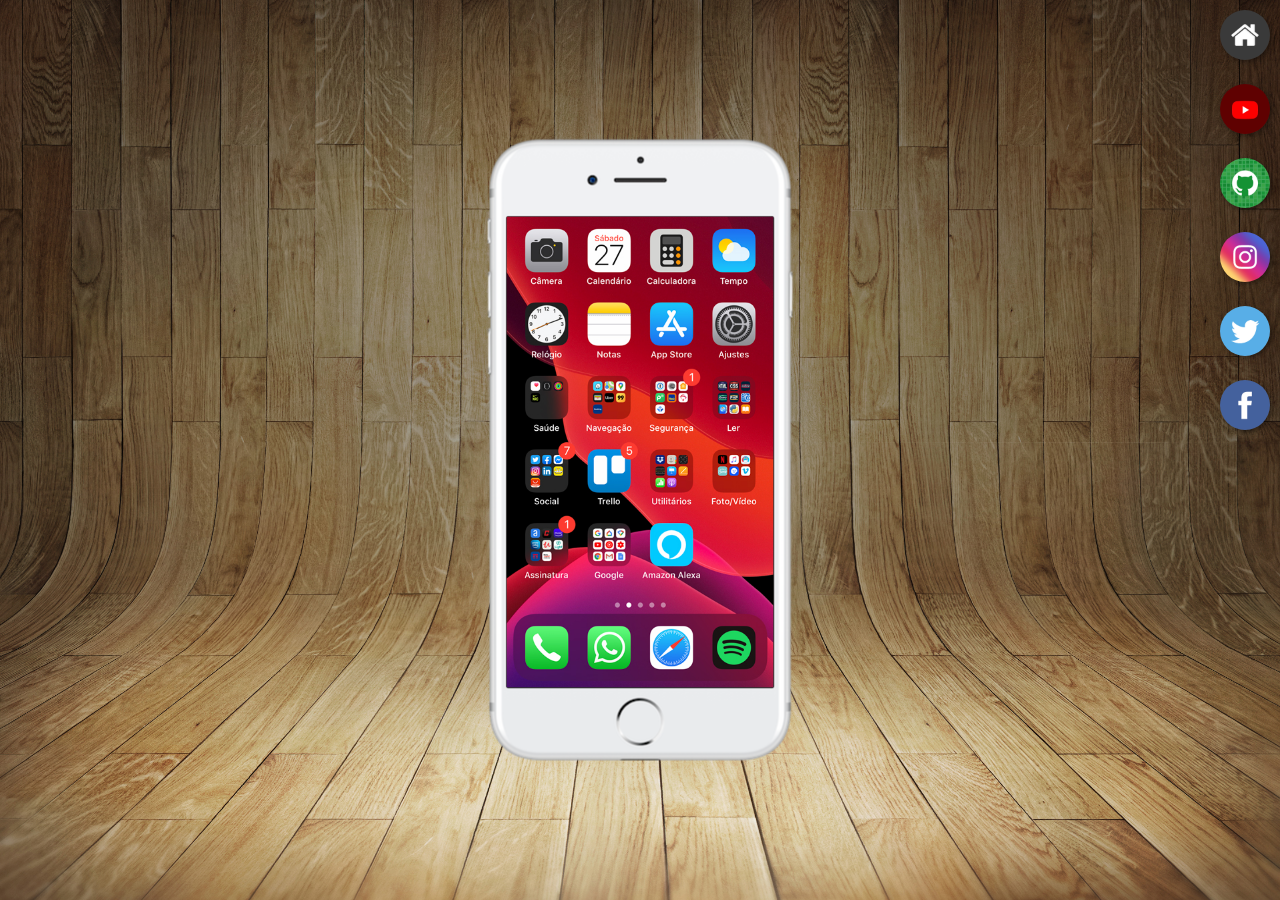
<file: index.html>
<!DOCTYPE html>
<html lang="pt-br">
<head>
    <meta charset="UTF-8">
    <meta http-equiv="X-UA-Compatible" content="IE=edge">
    <meta name="viewport" content="width=device-width, initial-scale=1.0">
    <link rel="shortcut icon" href="favicon.ico" type="image/x-icon">
    <link rel="stylesheet" href="estilos/style.css">
    <title>Projeto Redes Sociais</title>
</head>
<body>
    <main>
        <section id="telefone">
            <iframe src="home.html" name="tela" id="tela" frameborder="0">
                Seu navegador não é compativel com isso
            </iframe>
        </section>
        <section id="redes-sociais">
            <a href="home.html" target="tela"><img src="imagens/logo-home.jpg" alt="Home"></a><br>
            <a href="youtube.html" target="tela"><img src="imagens/logo-youtube.jpg" alt="Youtube"></a><br>
            <a href="github.html" target="tela"><img src="imagens/logo-github.jpg" alt="Github"></a><br>
            <a href="instagram.html" target="tela"><img src="imagens/logo-instagram.jpg" alt="Instagram"></a><br>
            <a href="twitter.html" target="tela"><img src="imagens/logo-twitter.jpg" alt="Twitter"></a><br>
            <a href="facebook.html" target="tela"><img src="imagens/logo-facebook.jpg" alt="Facebook"></a><br>
        </section>
    </main>
</body>
</html>
</file>
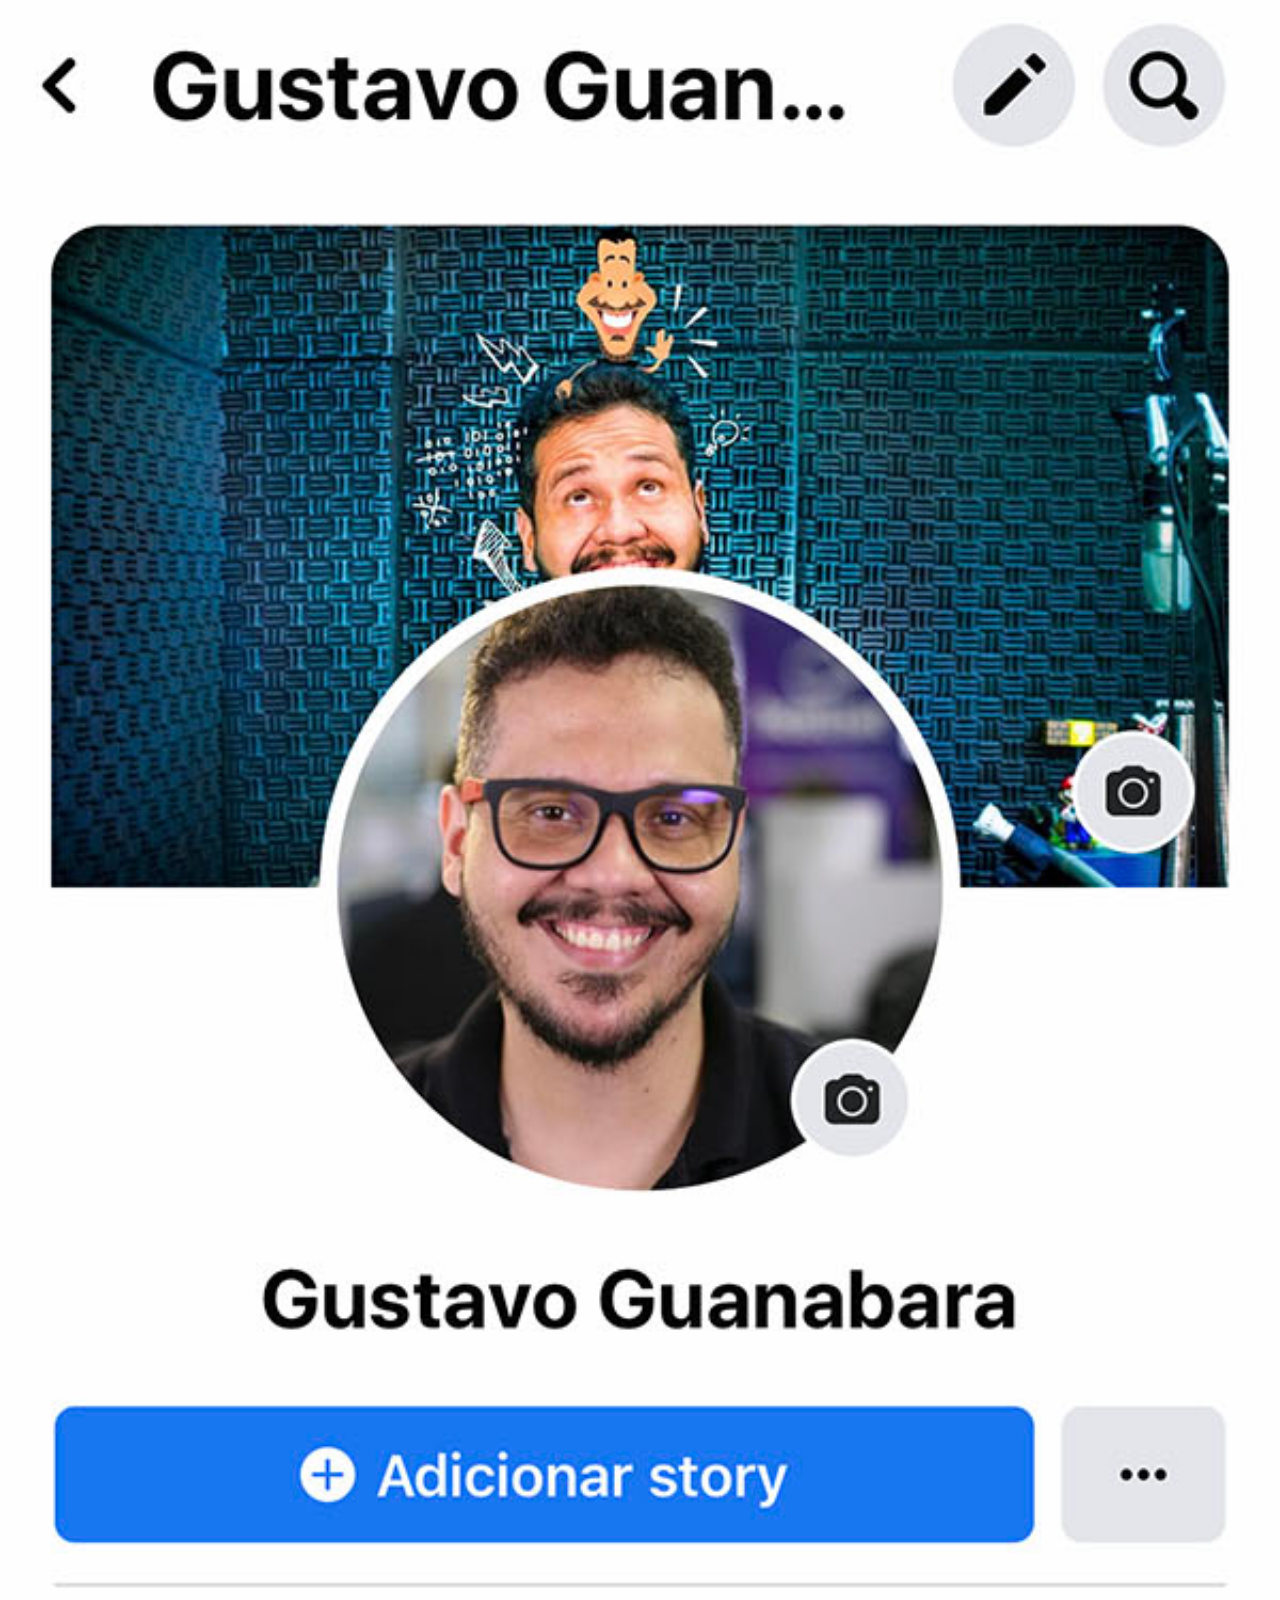
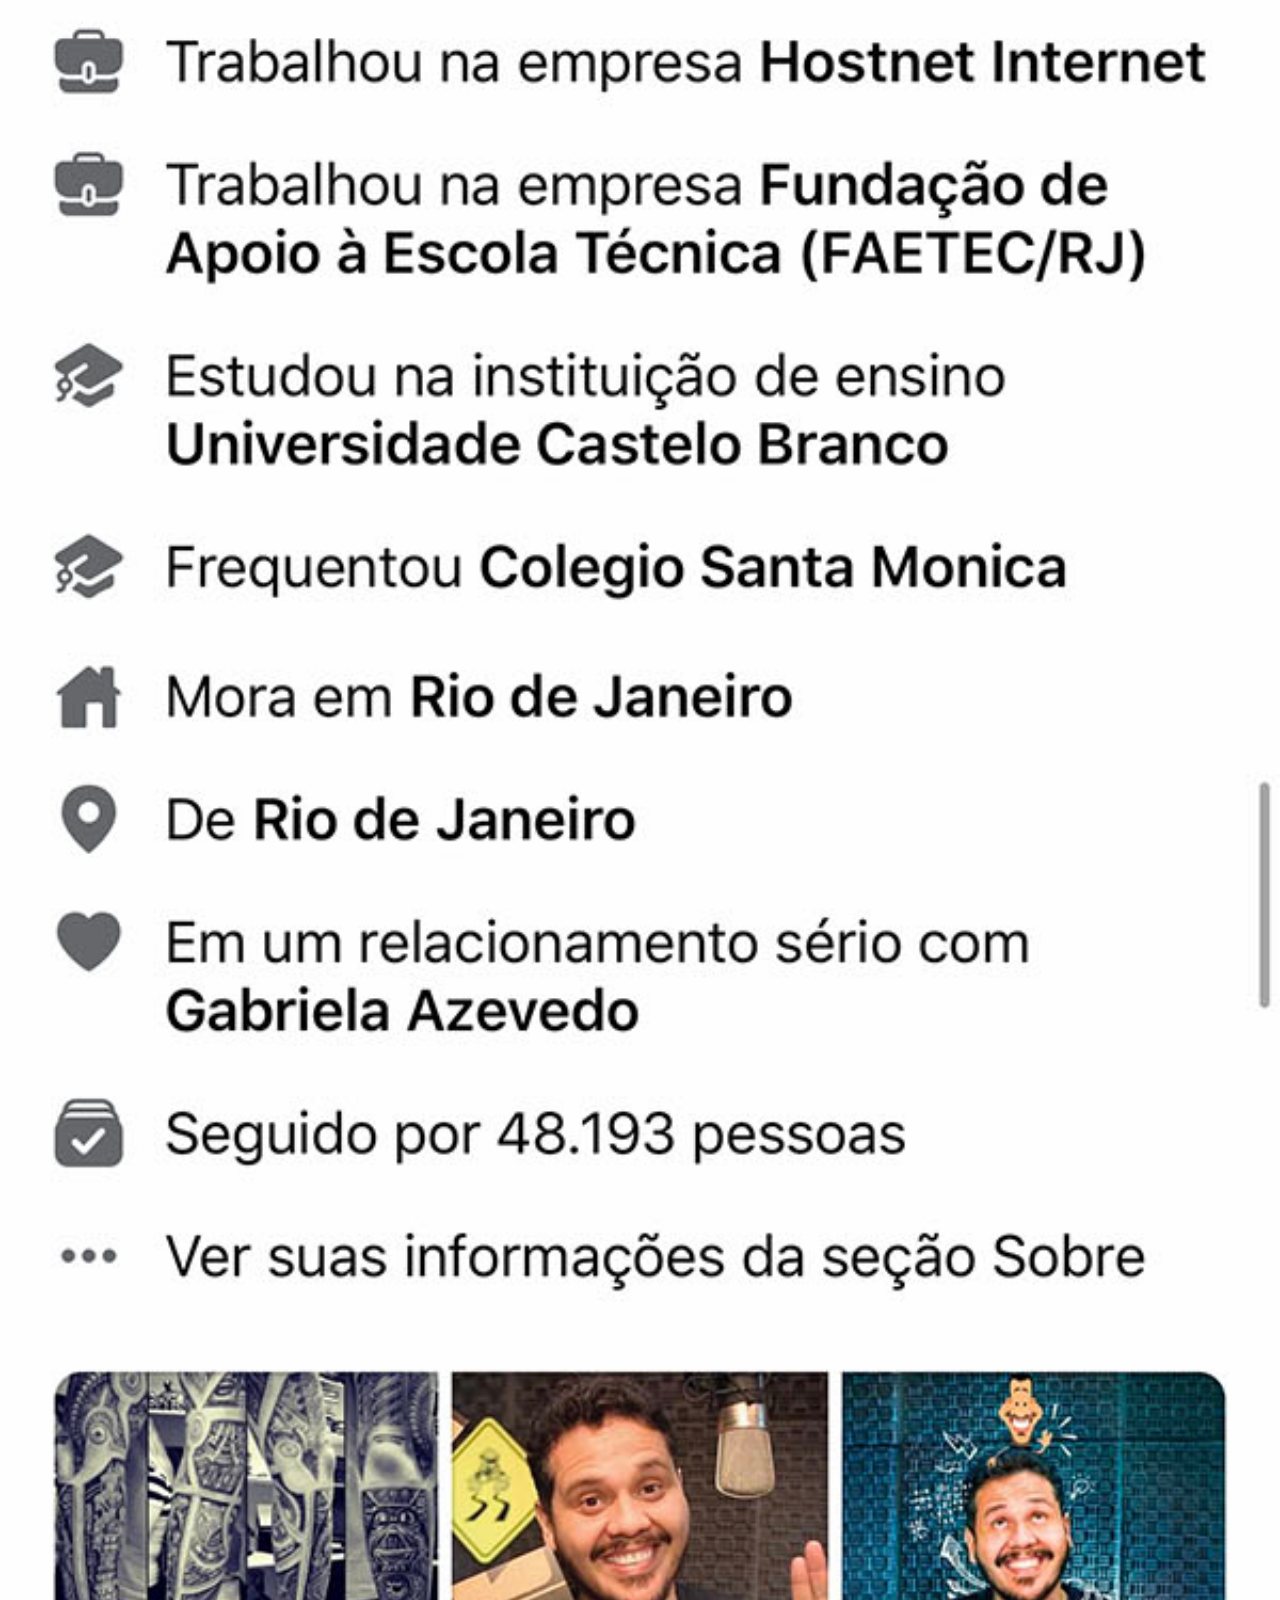
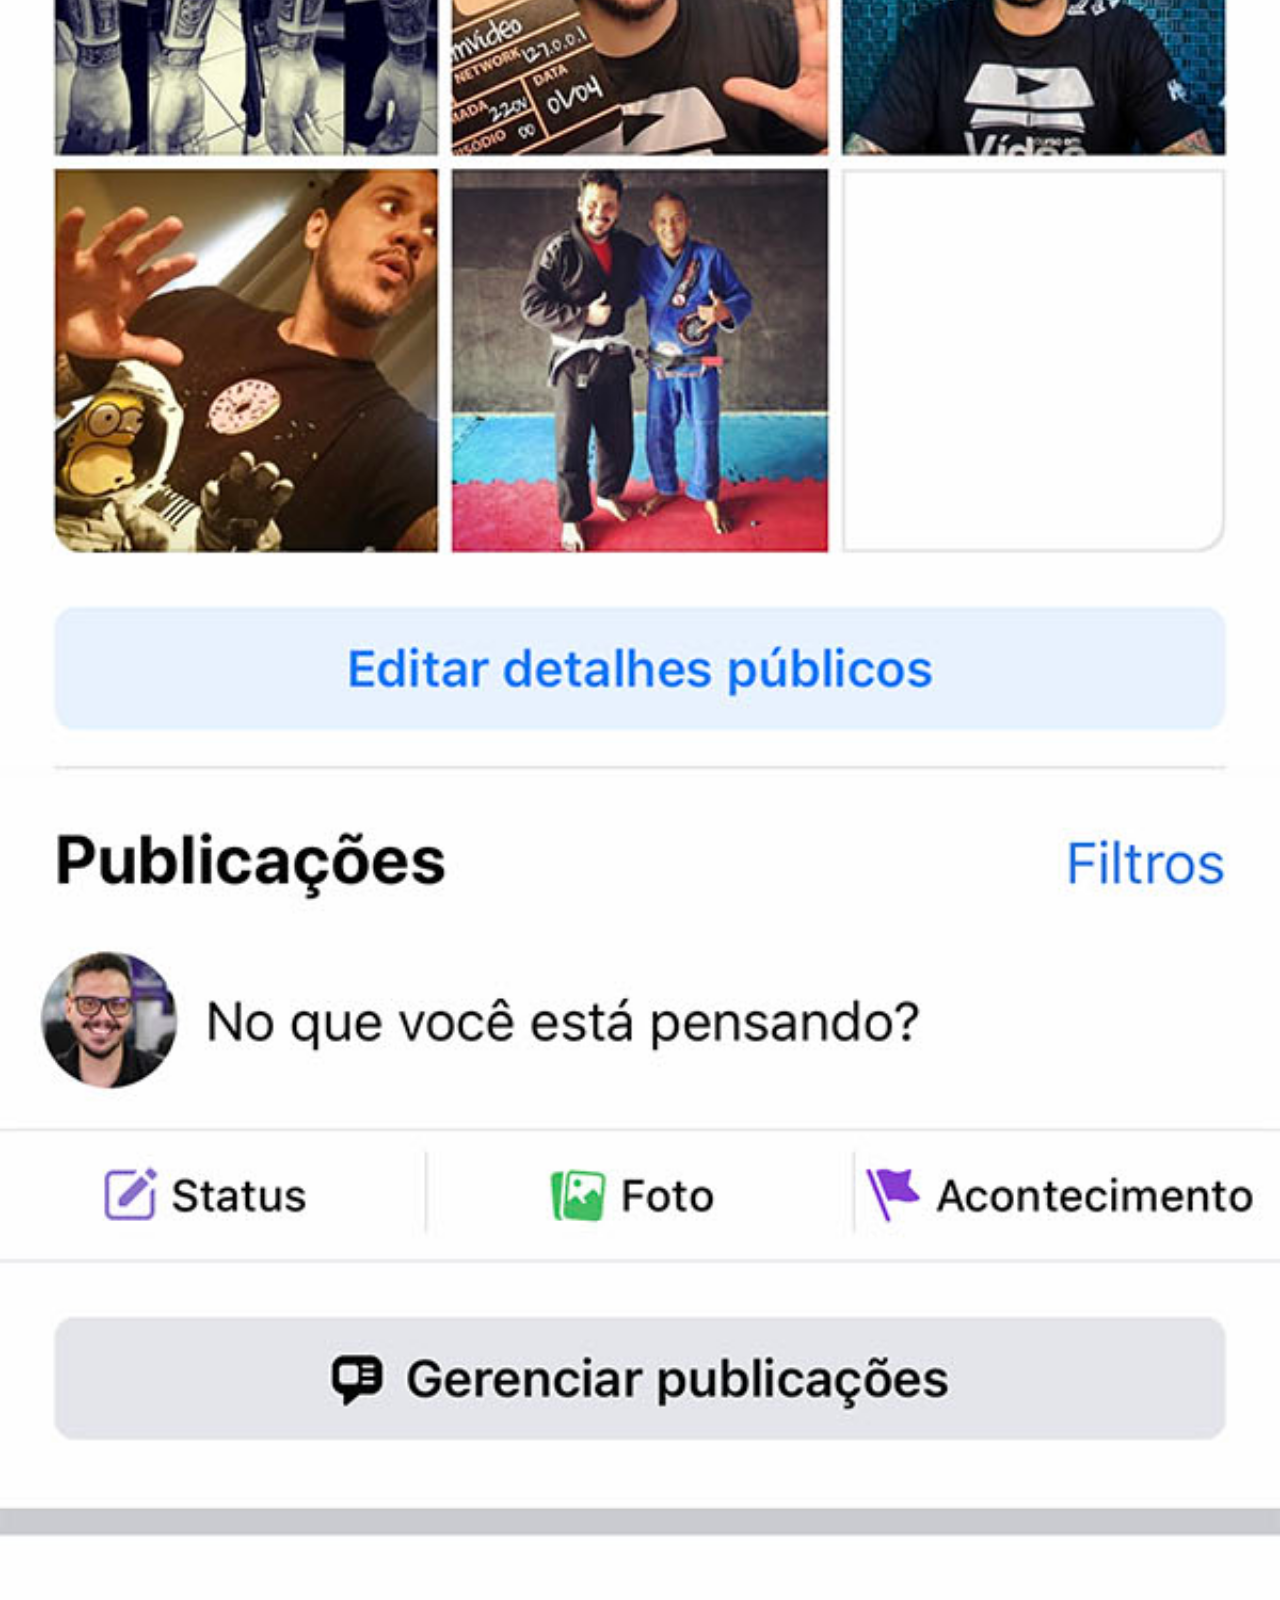
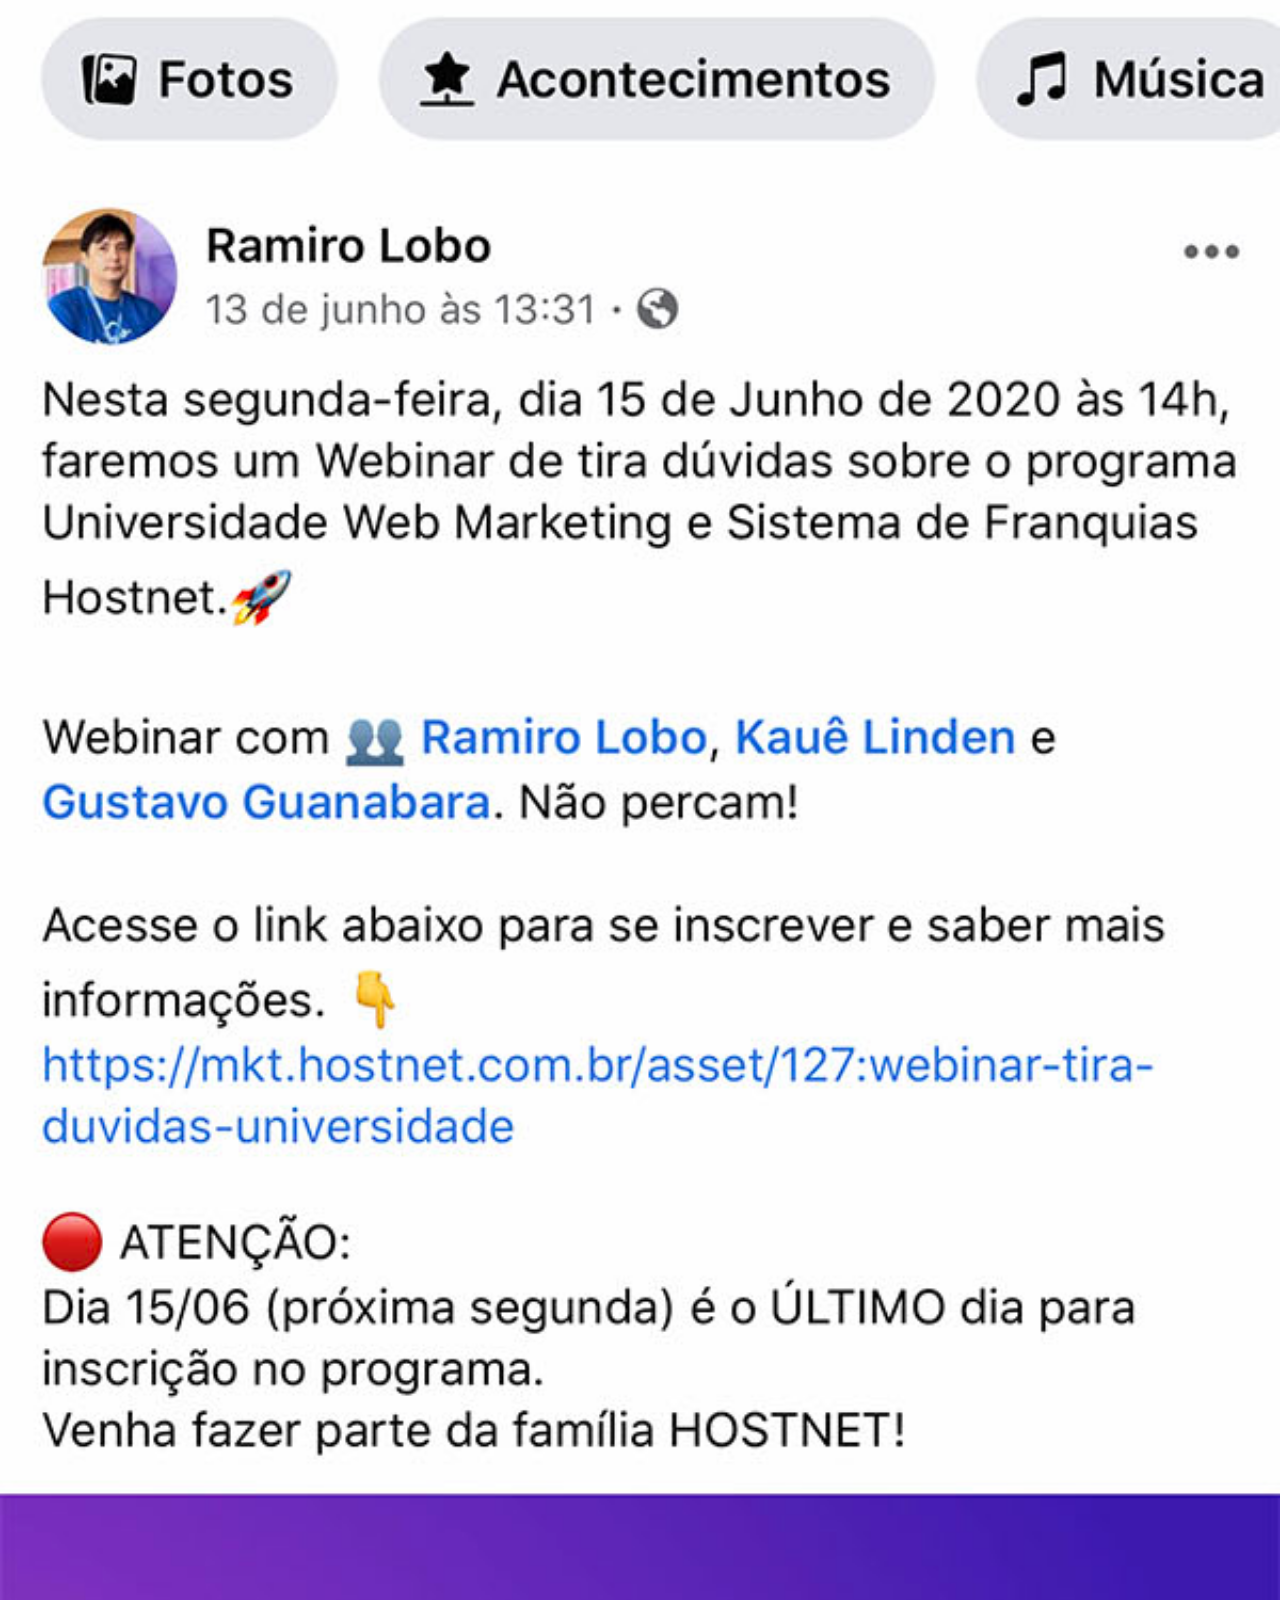
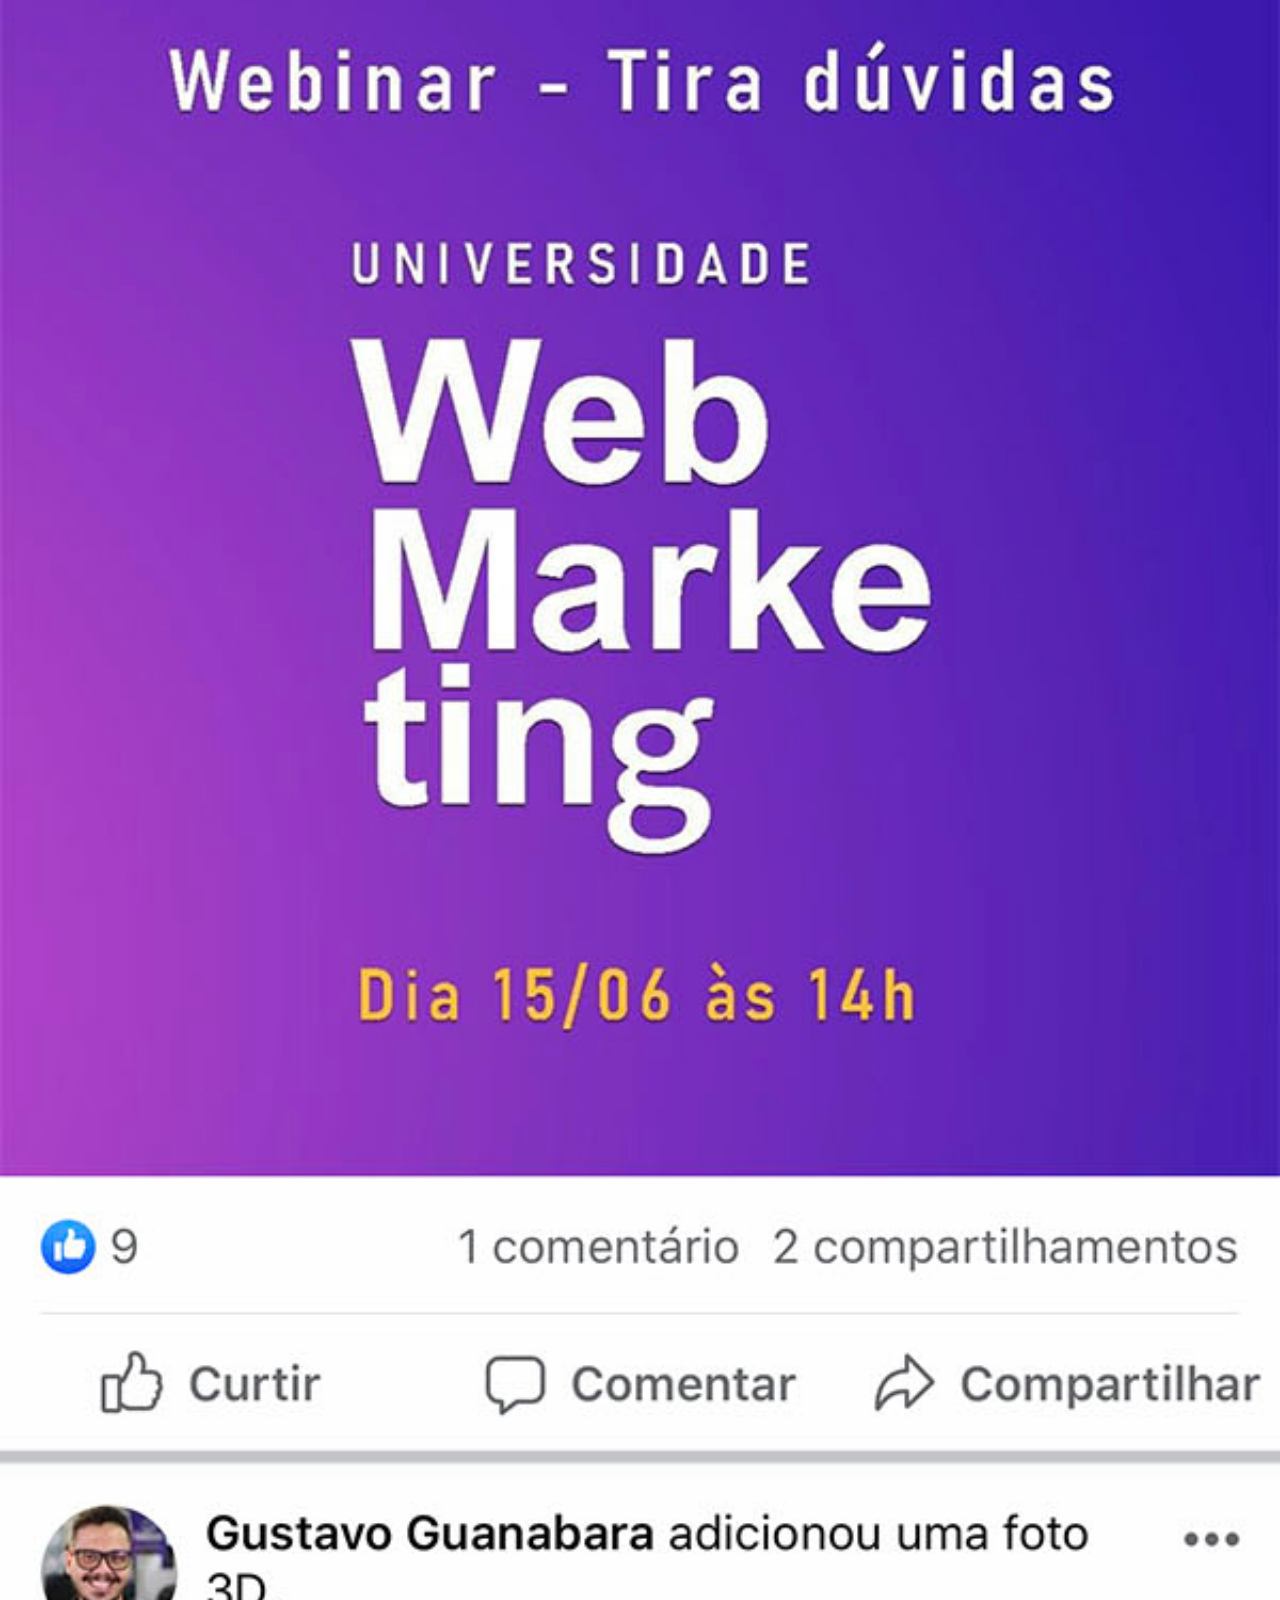
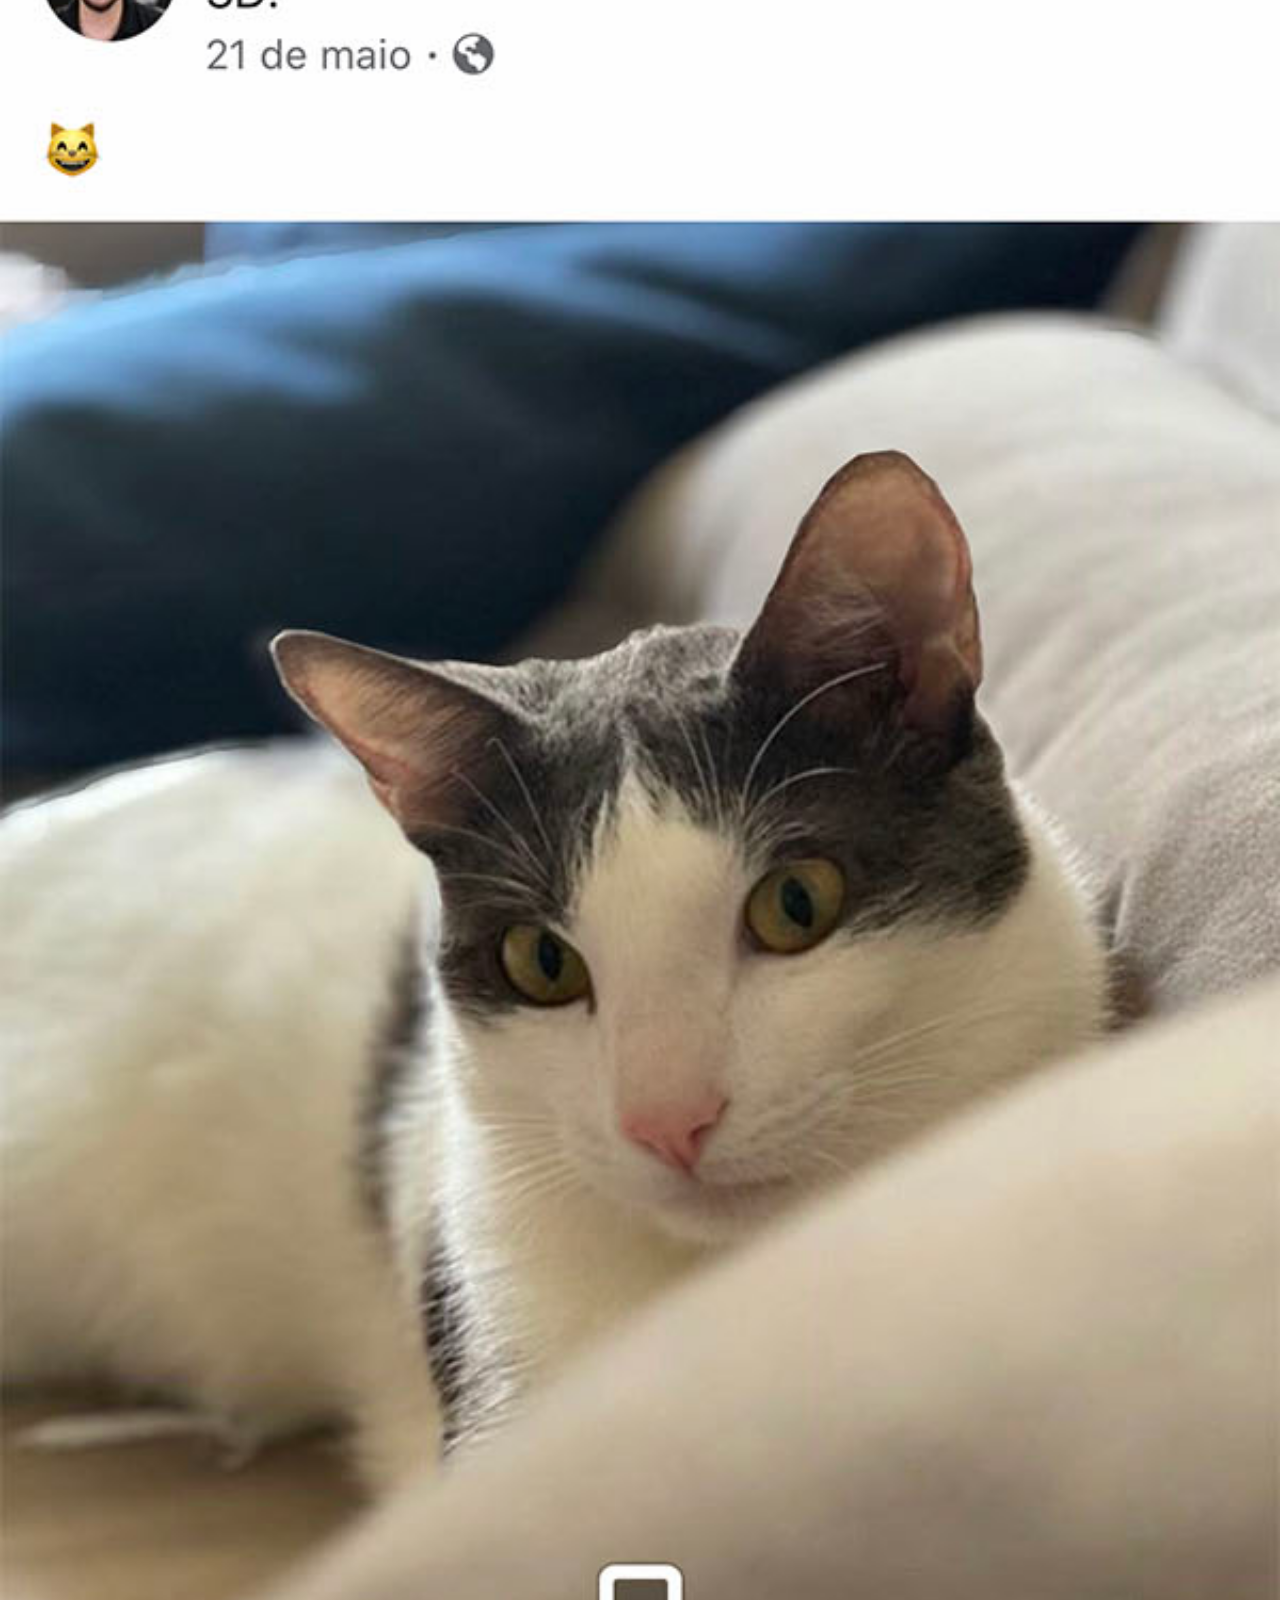
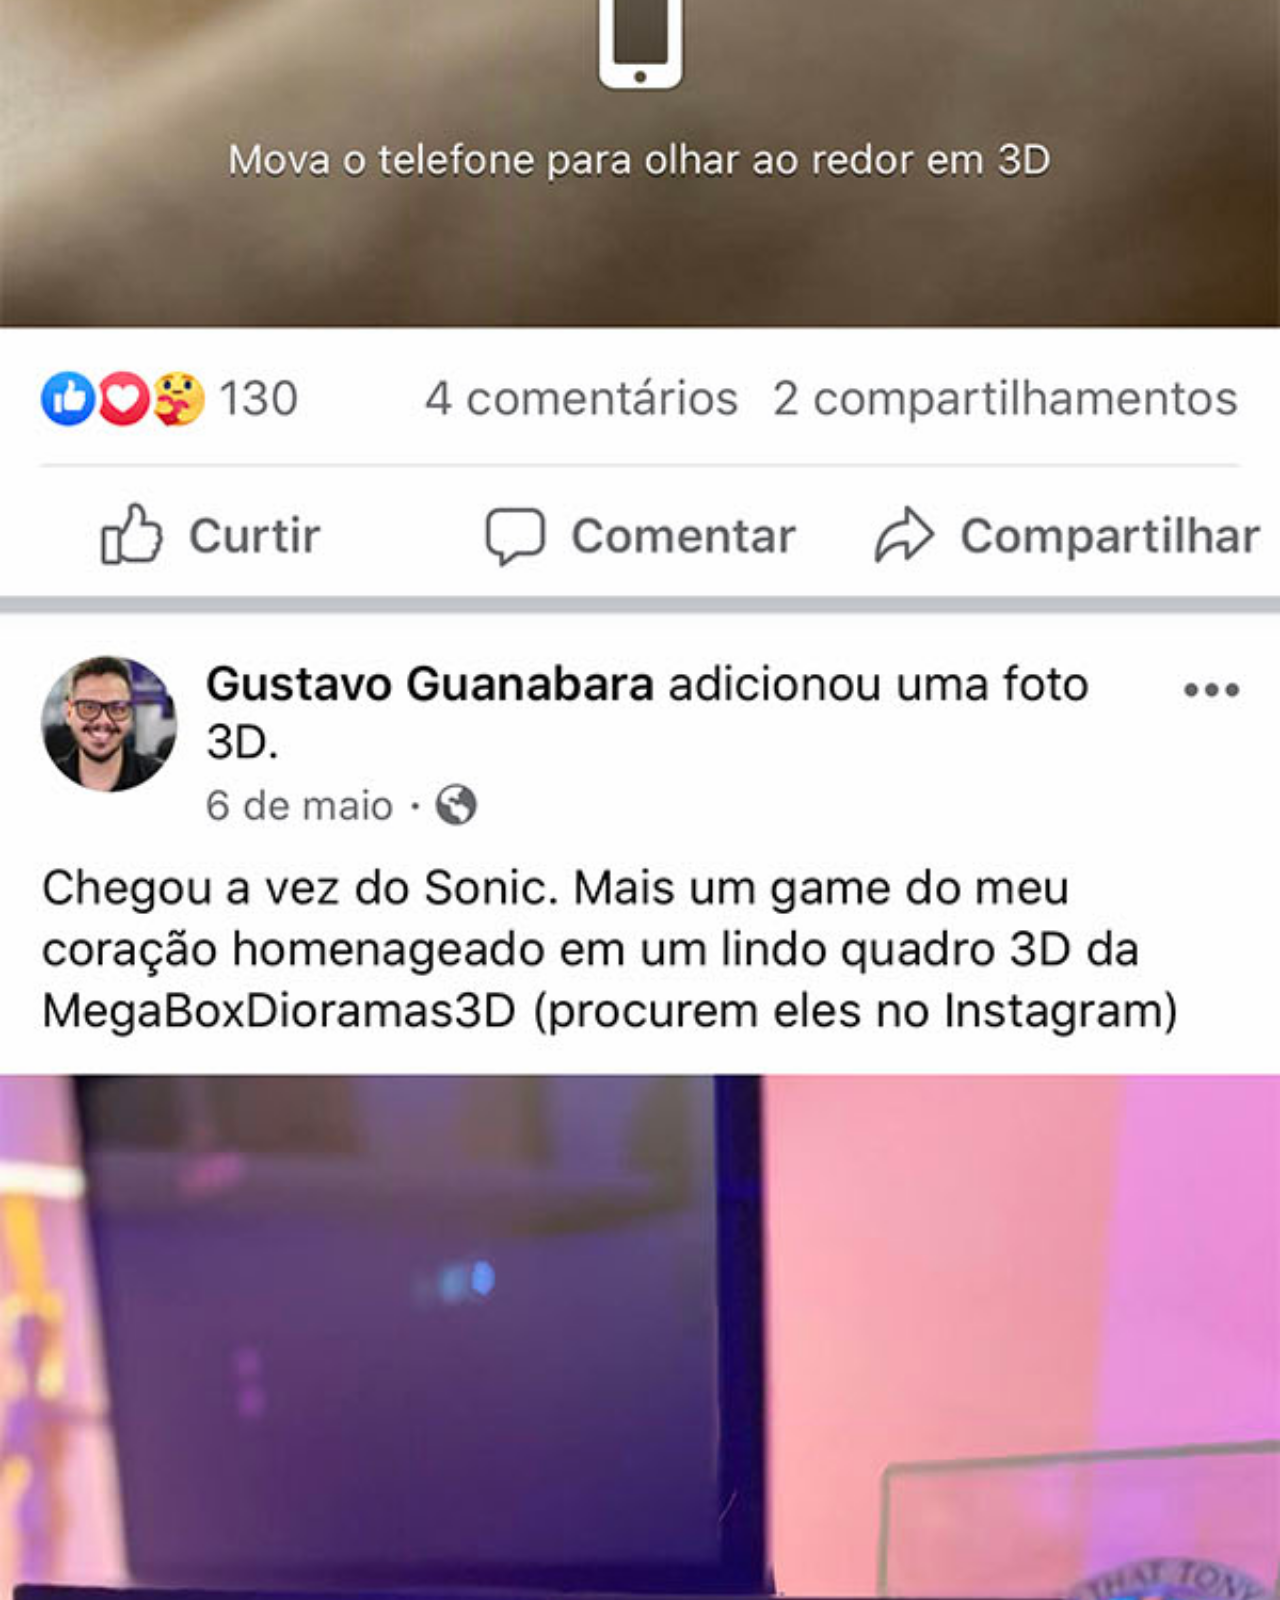
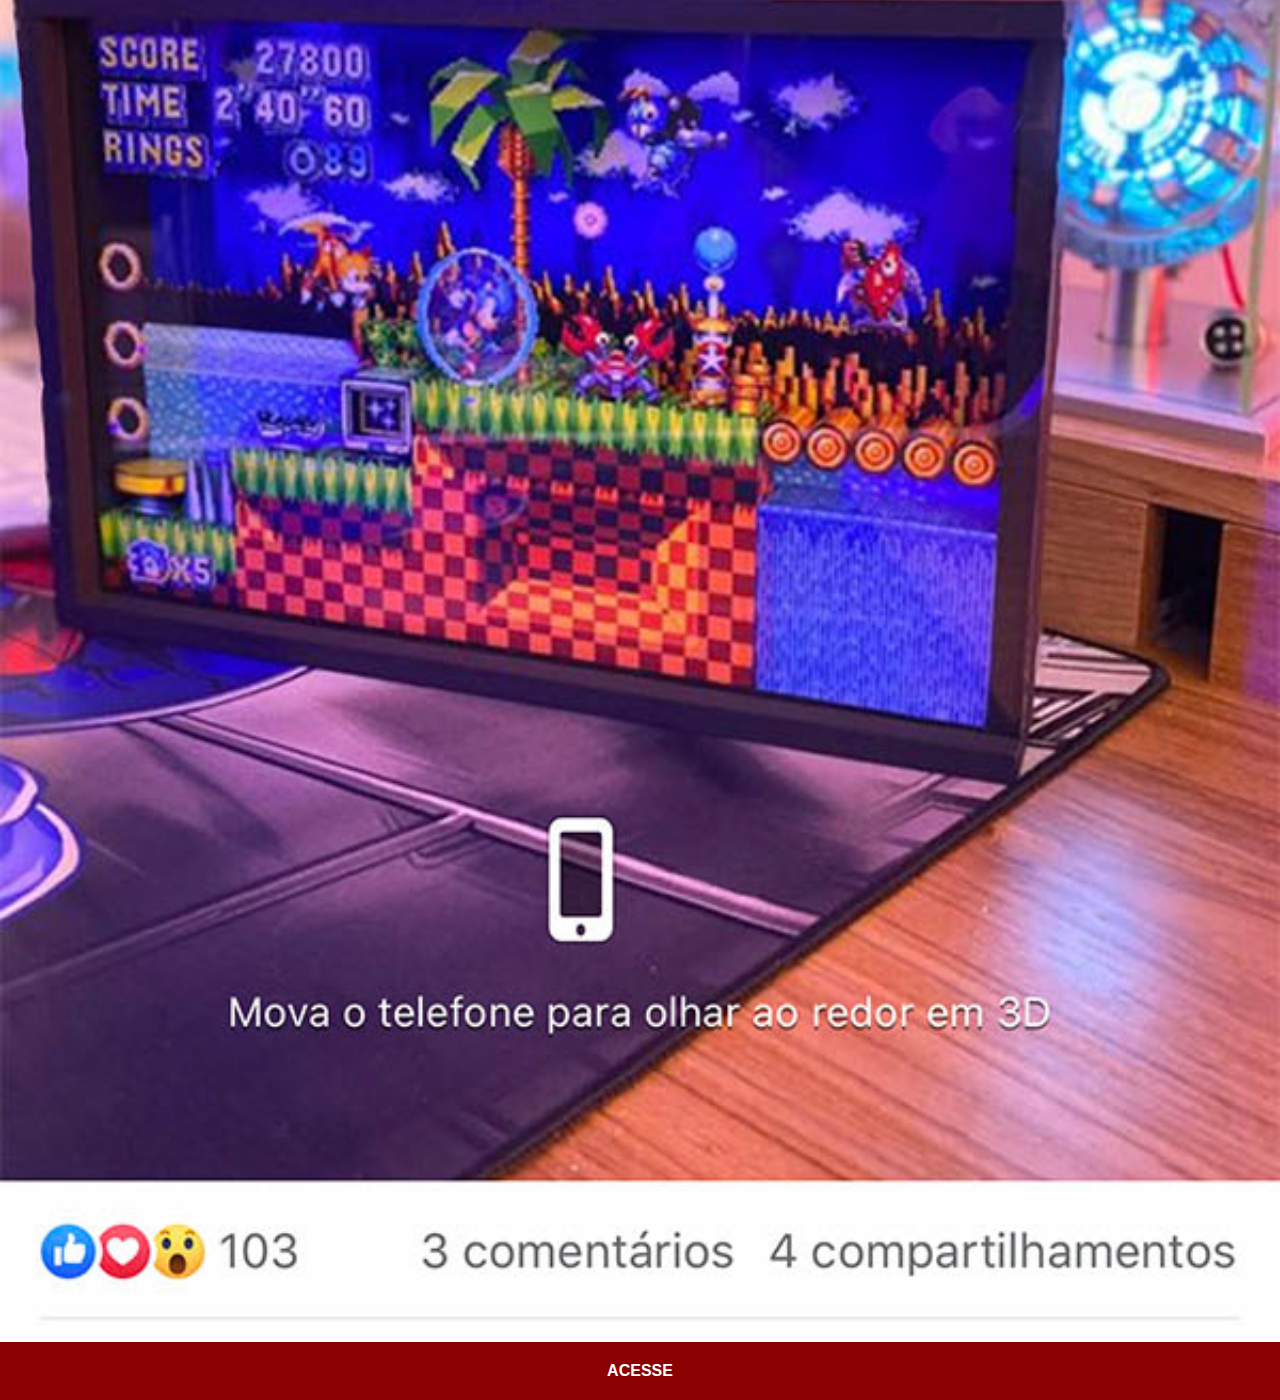
<file: facebook.html>
<!DOCTYPE html>
<html lang="pt-br">
<head>
    <meta charset="UTF-8">
    <meta http-equiv="X-UA-Compatible" content="IE=edge">
    <meta name="viewport" content="width=device-width, initial-scale=1.0">
    <title>Facebook</title>
    <link rel="stylesheet" href="estilos/social.css">
</head>
<body>
    <img src="imagens/tela-facebook.jpg" alt="Facebook">
    <a href="https://www.Facebook.com" target="_blank">ACESSE</a>
</body>
</html>
</file>
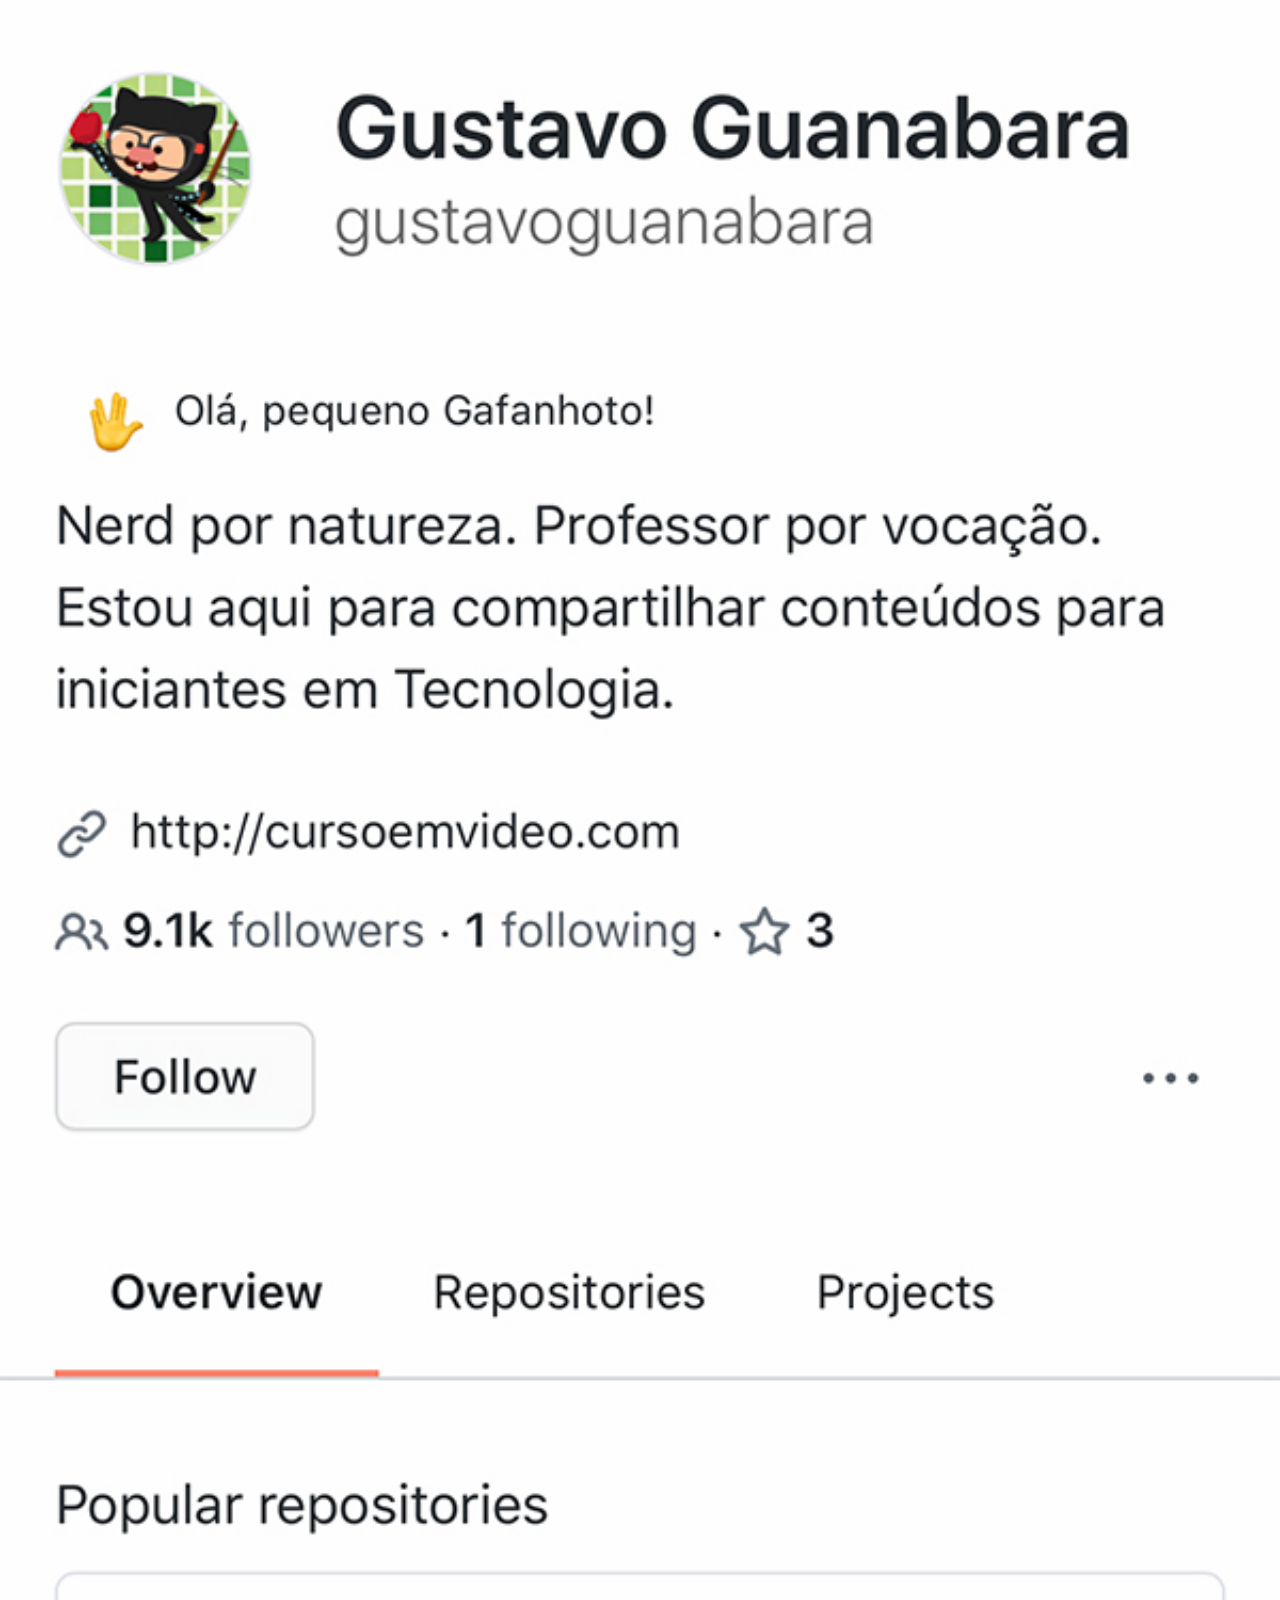
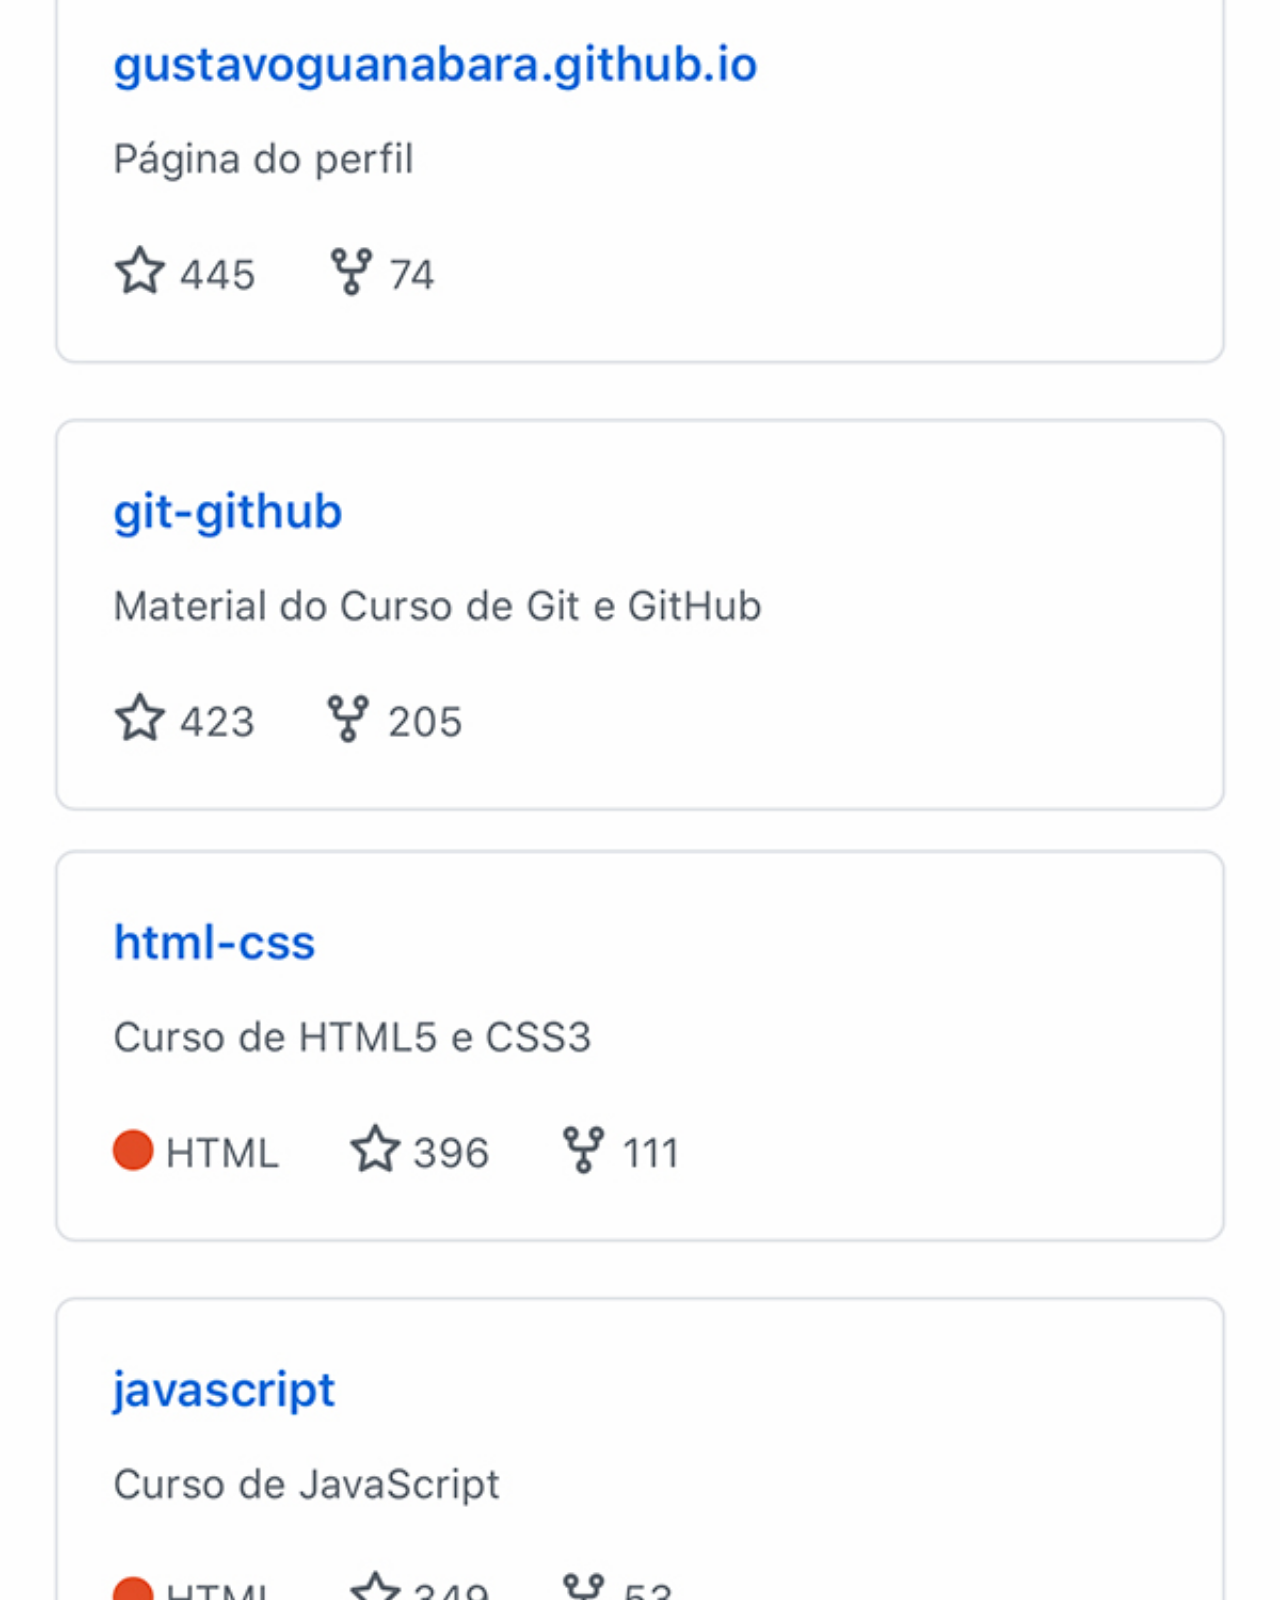
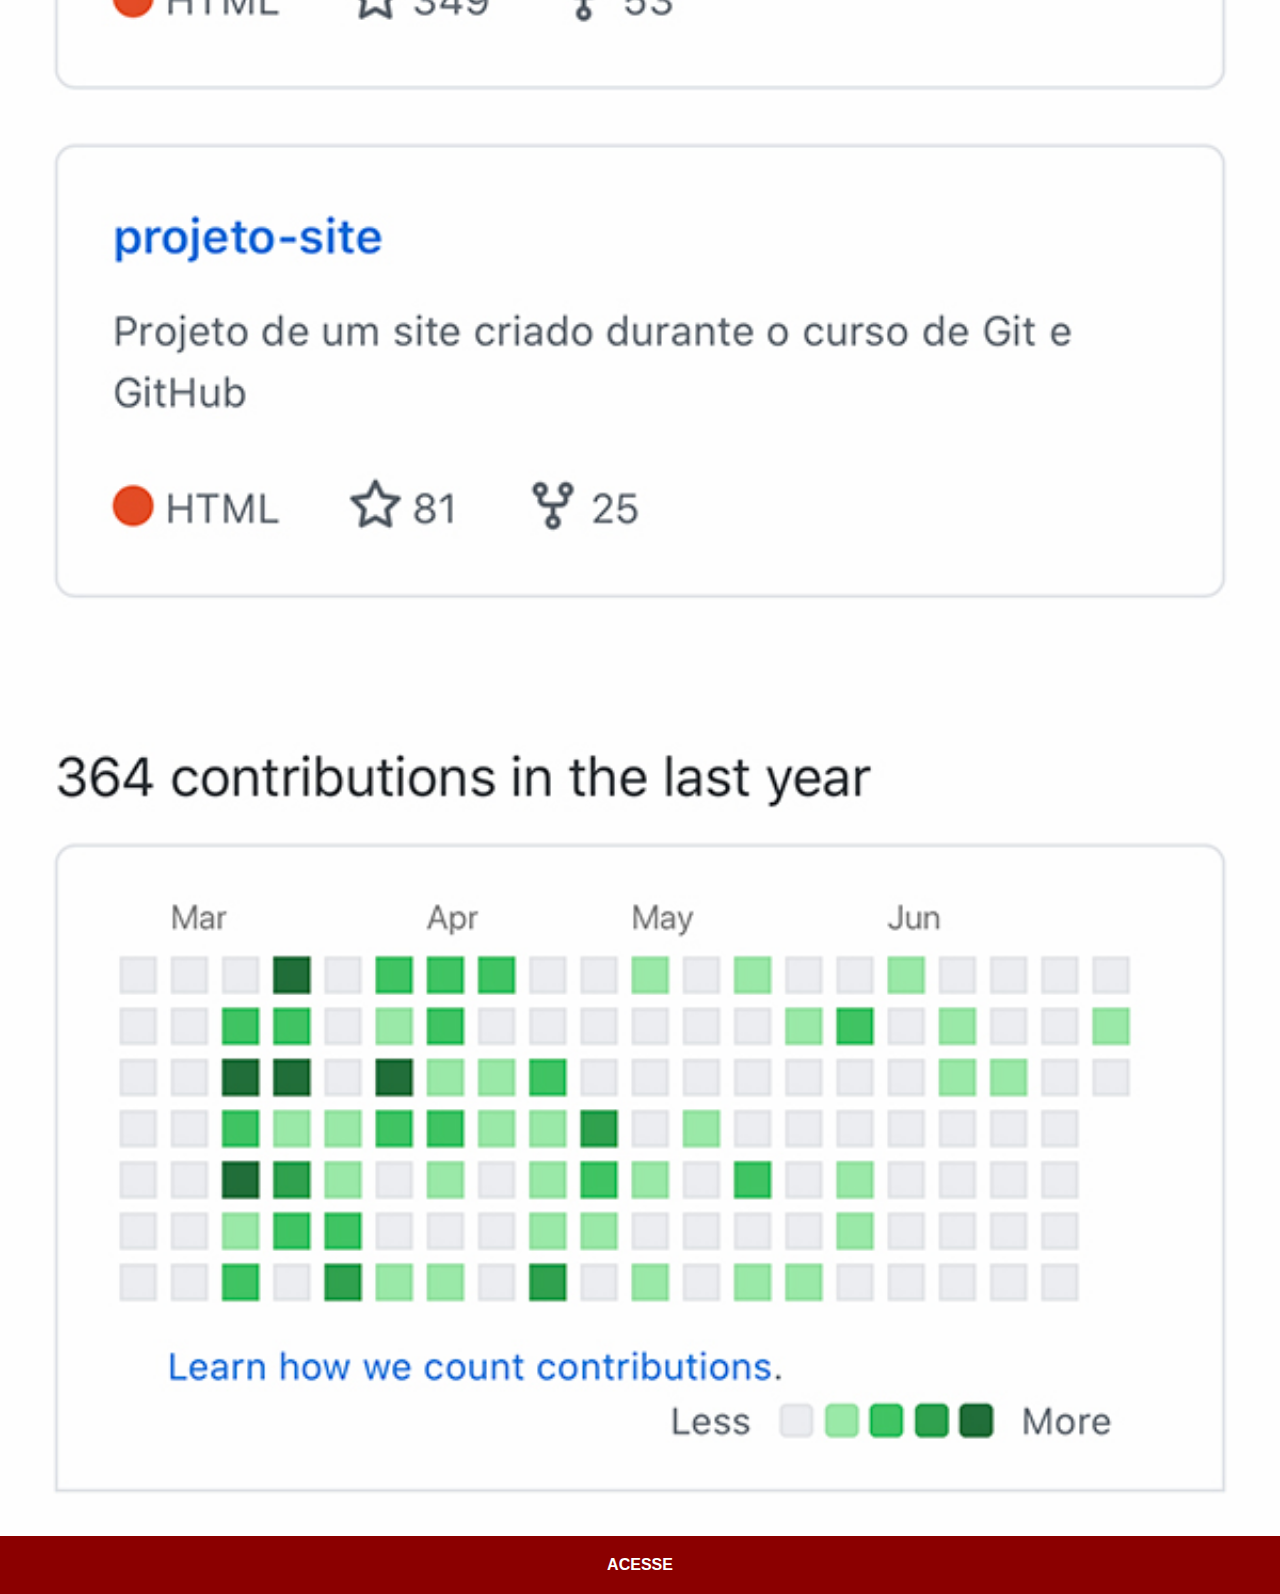
<file: github.html>
<!DOCTYPE html>
<html lang="pt-br">
<head>
    <meta charset="UTF-8">
    <meta http-equiv="X-UA-Compatible" content="IE=edge">
    <meta name="viewport" content="width=device-width, initial-scale=1.0">
    <title>Github</title>
    <link rel="stylesheet" href="estilos/social.css">
</head>
<body>
    <img src="imagens/tela-github.jpg" alt="Github">
    <a href="https://www.github.com" target="_blank">ACESSE</a>
</body>
</html>
</file>
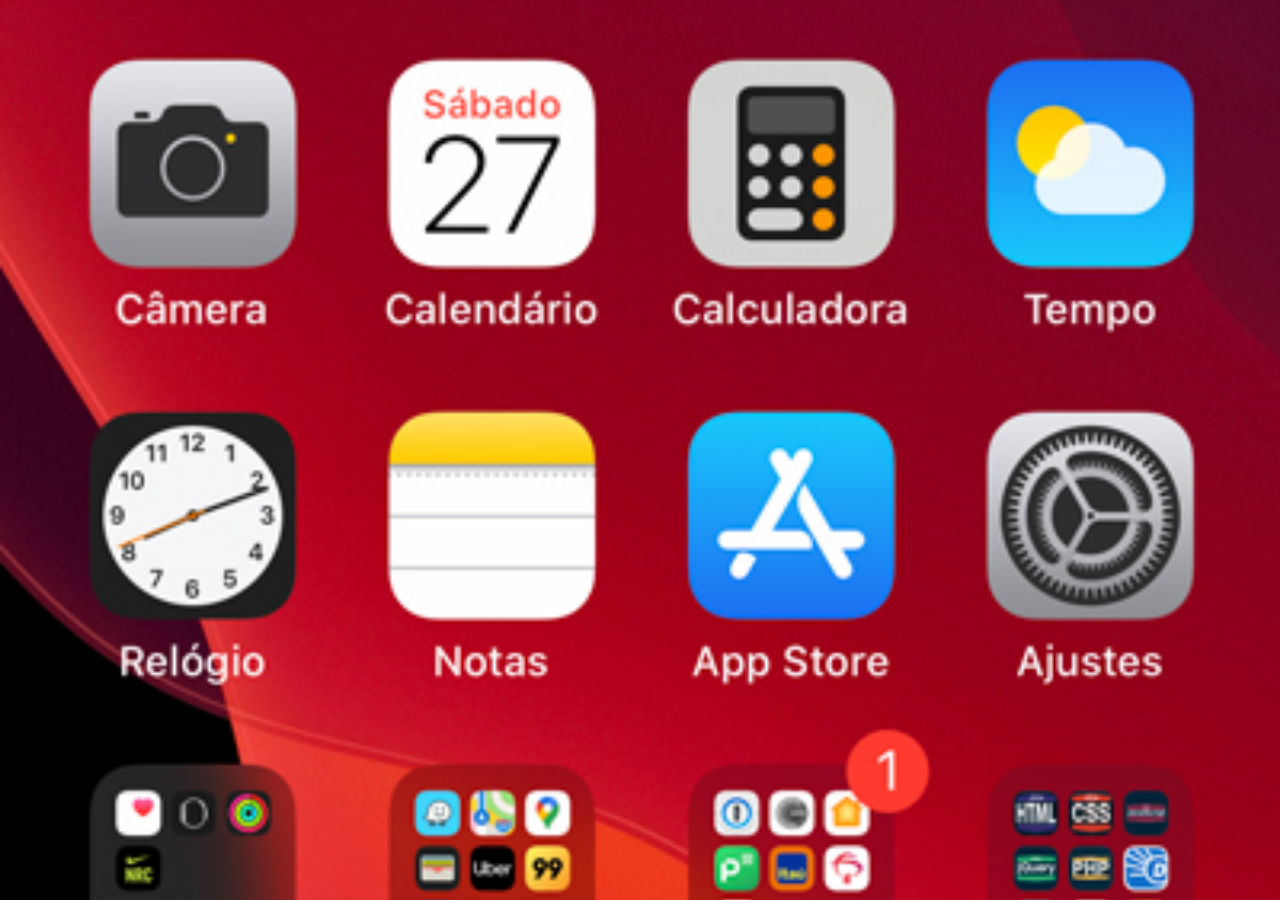
<file: home.html>
<!DOCTYPE html>
<html lang="pt-br">
<head>
    <meta charset="UTF-8">
    <meta http-equiv="X-UA-Compatible" content="IE=edge">
    <meta name="viewport" content="width=device-width, initial-scale=1.0">
    <title>Home</title>
    <style>
        * {
            margin: 0%;
            padding: 0px;
        }

        body {
            width: 100vw;
            height: 100vh;
            background: black url(imagens/tela-home.jpg) no-repeat top center;
            background-size: cover;

        }
    </style>
</head>
<body>
    
</body>
</html>
</file>
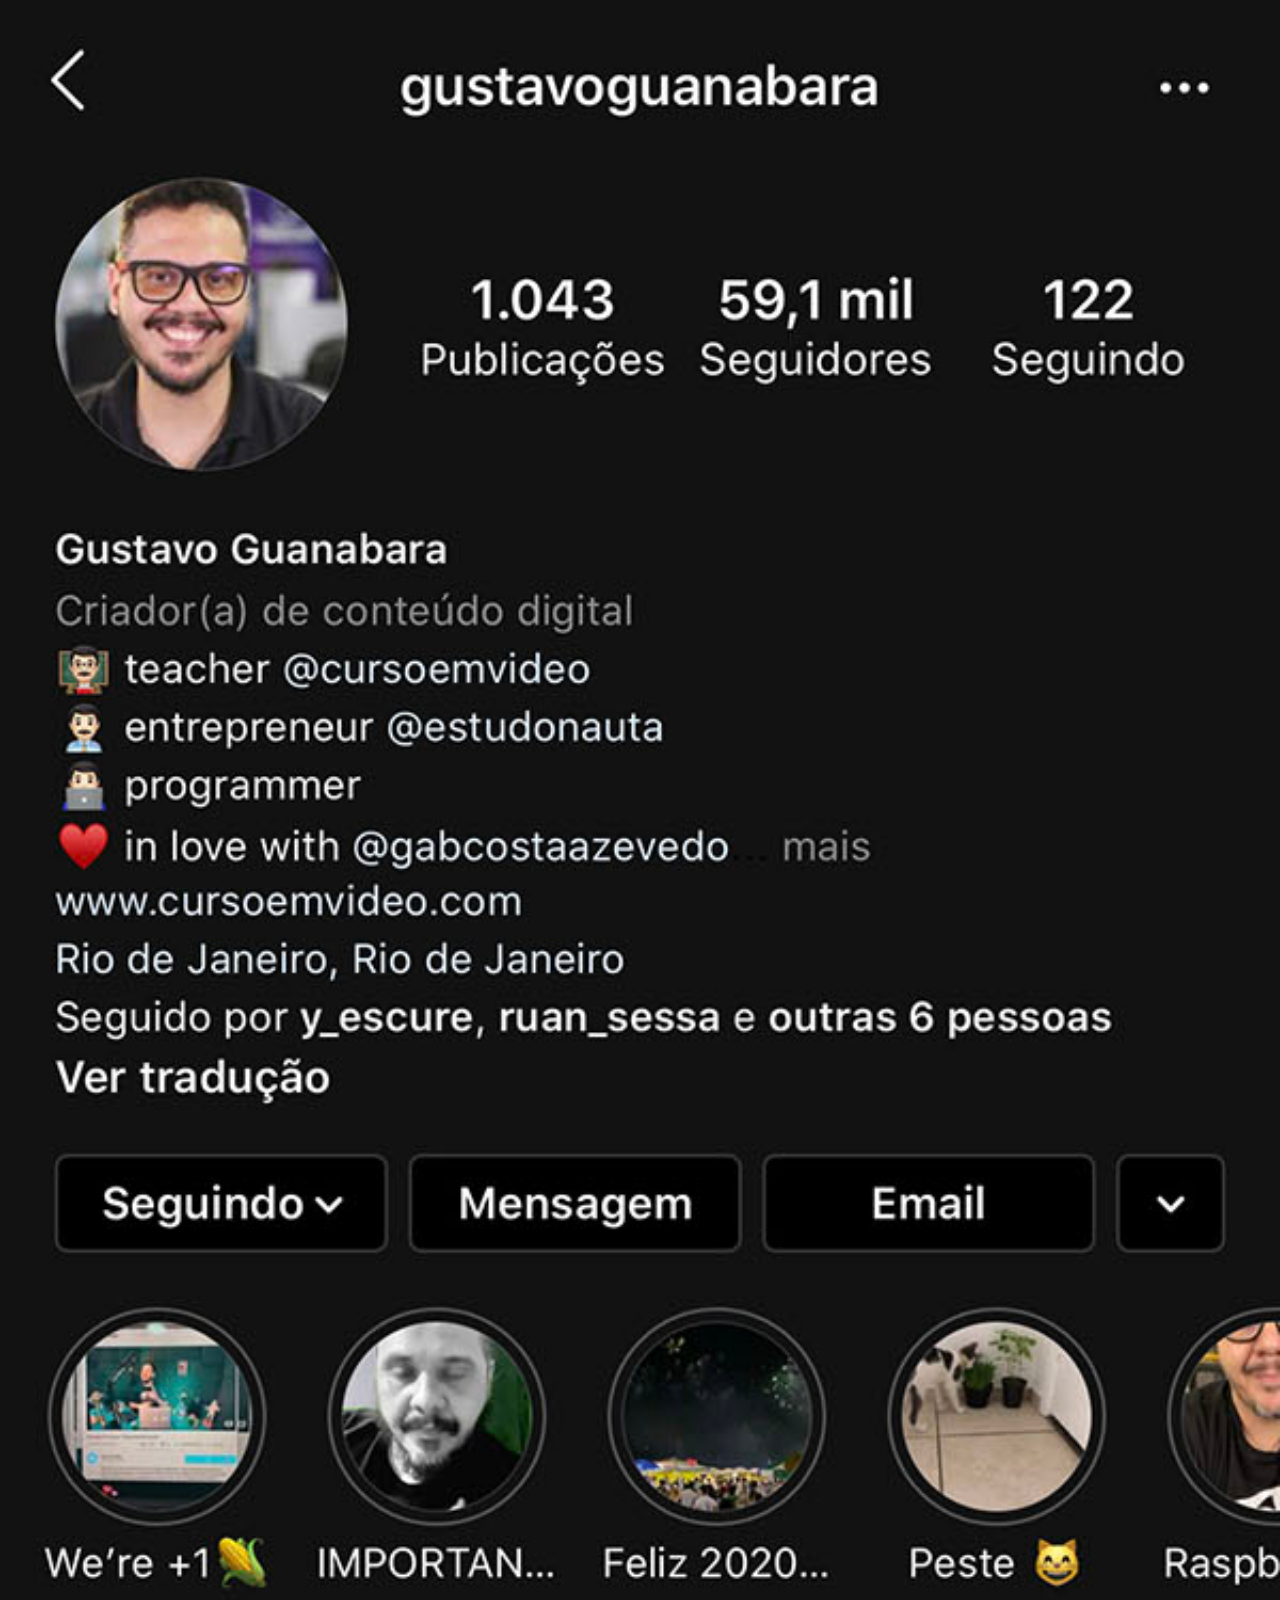
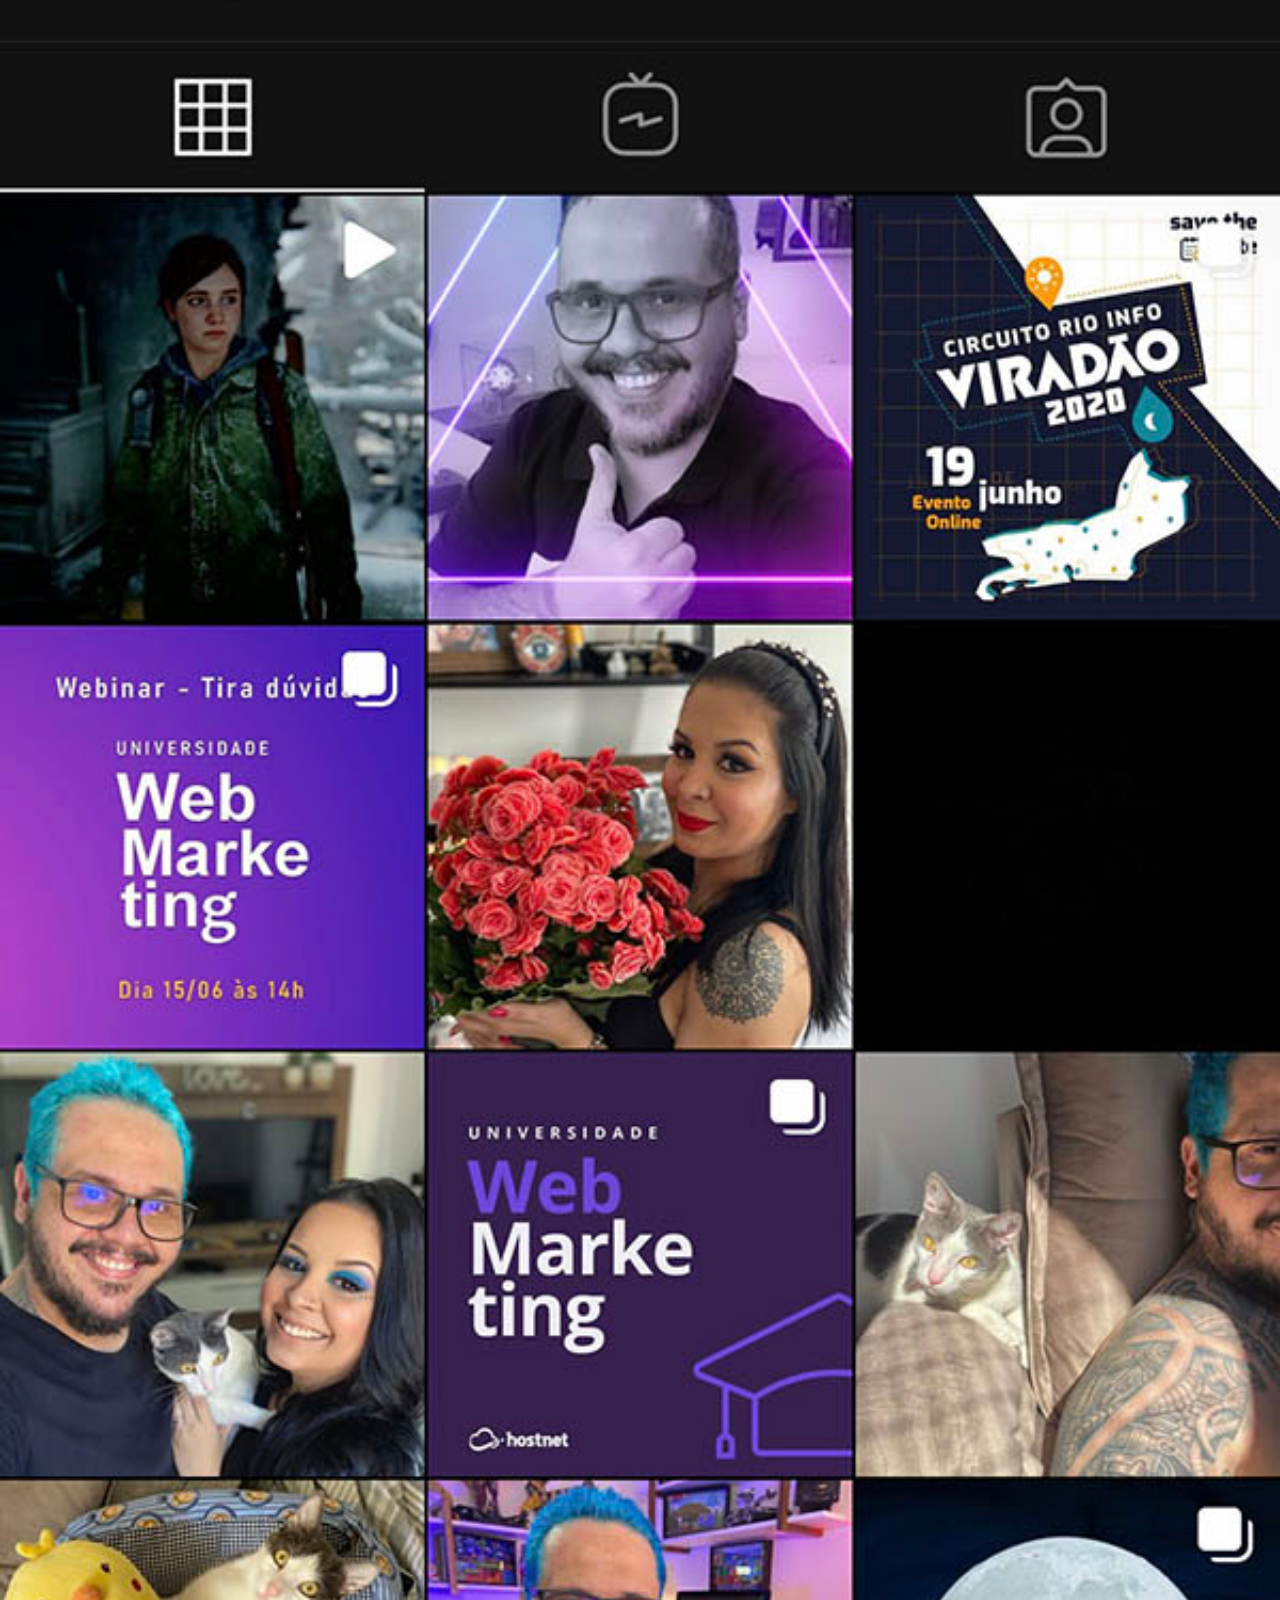
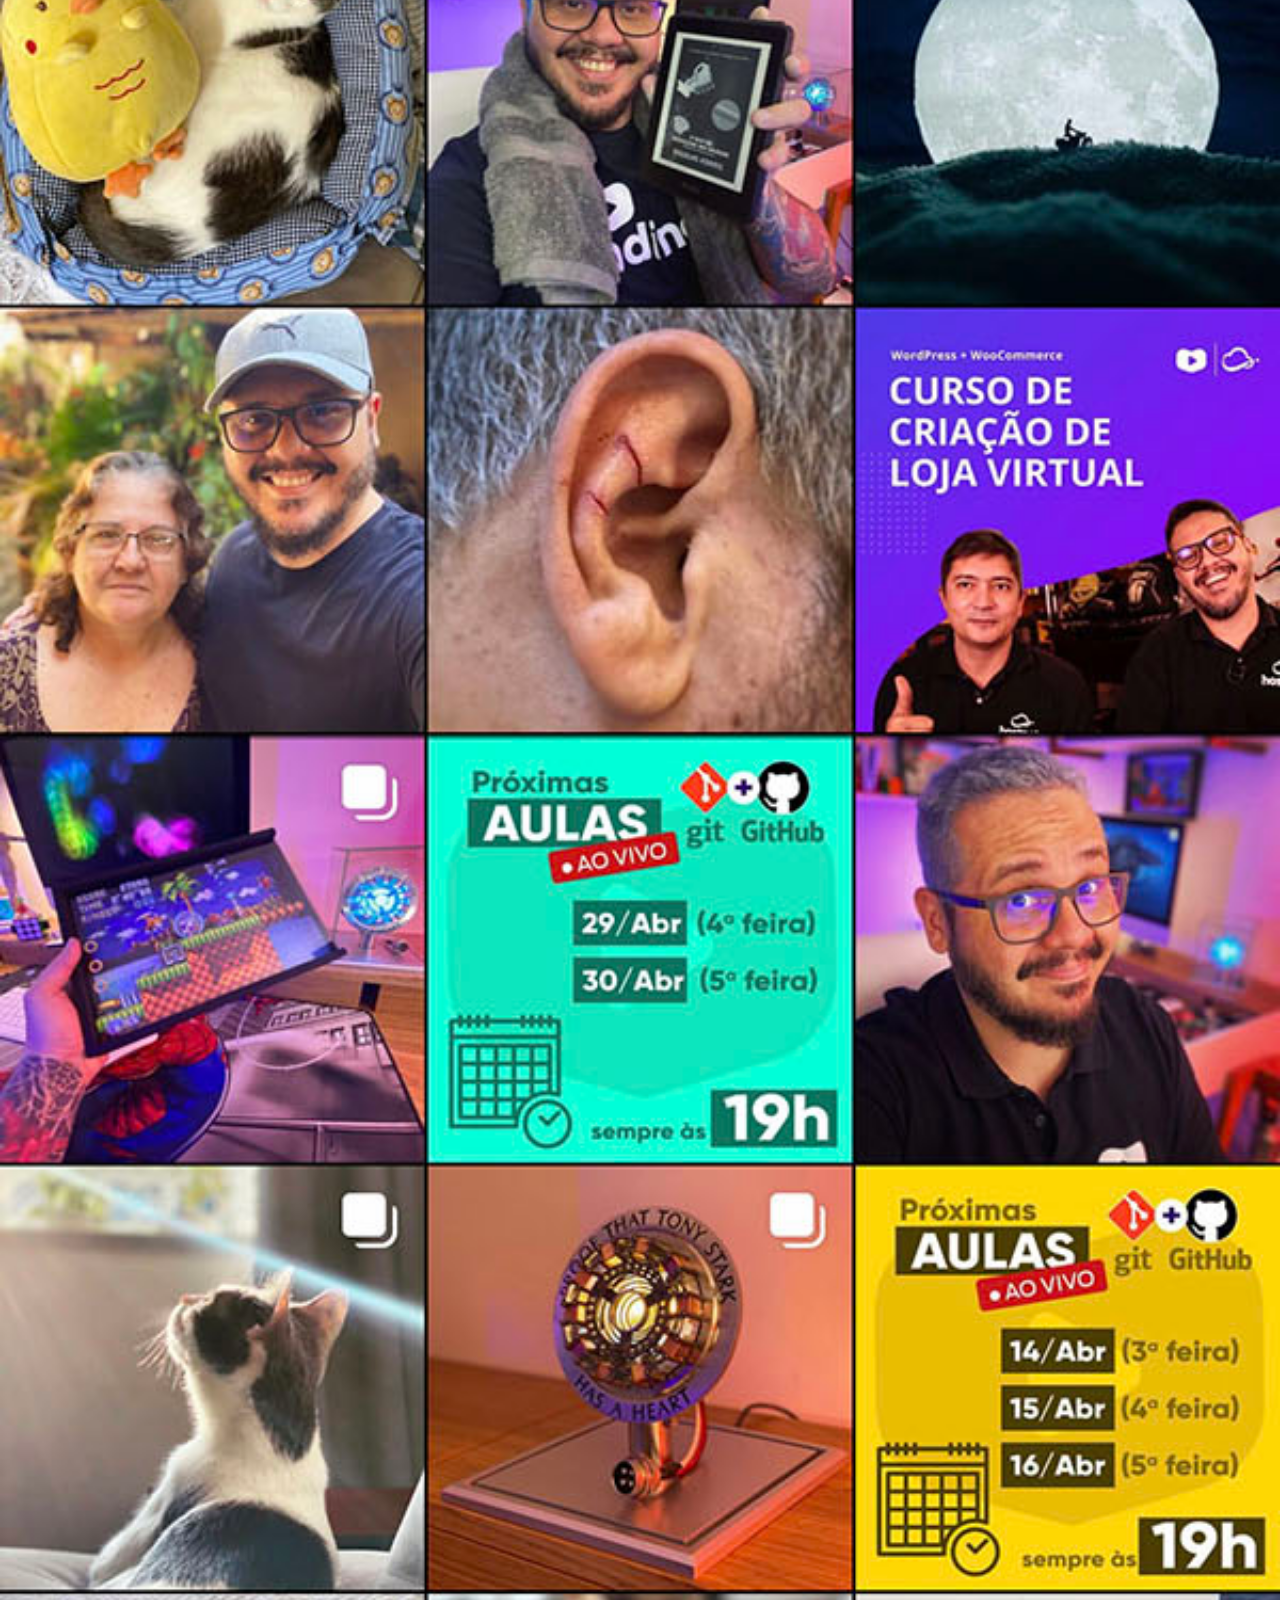
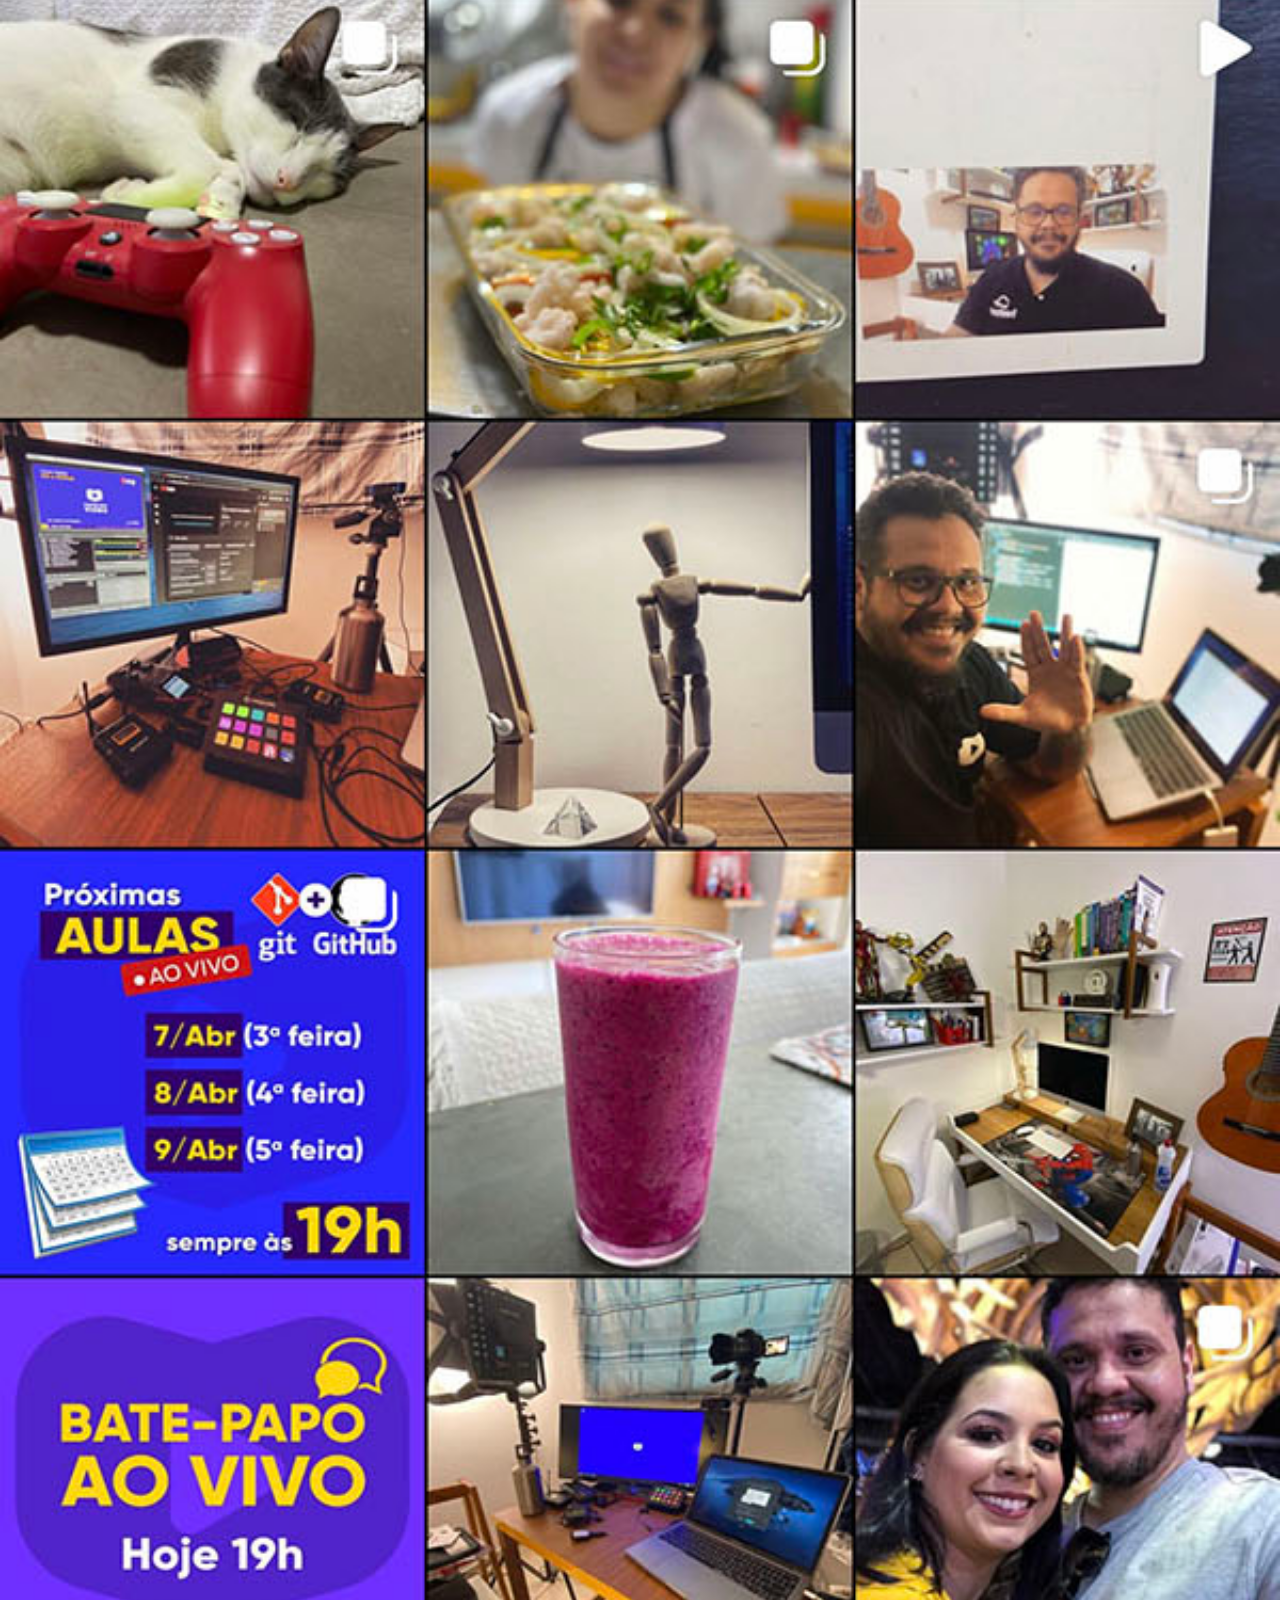
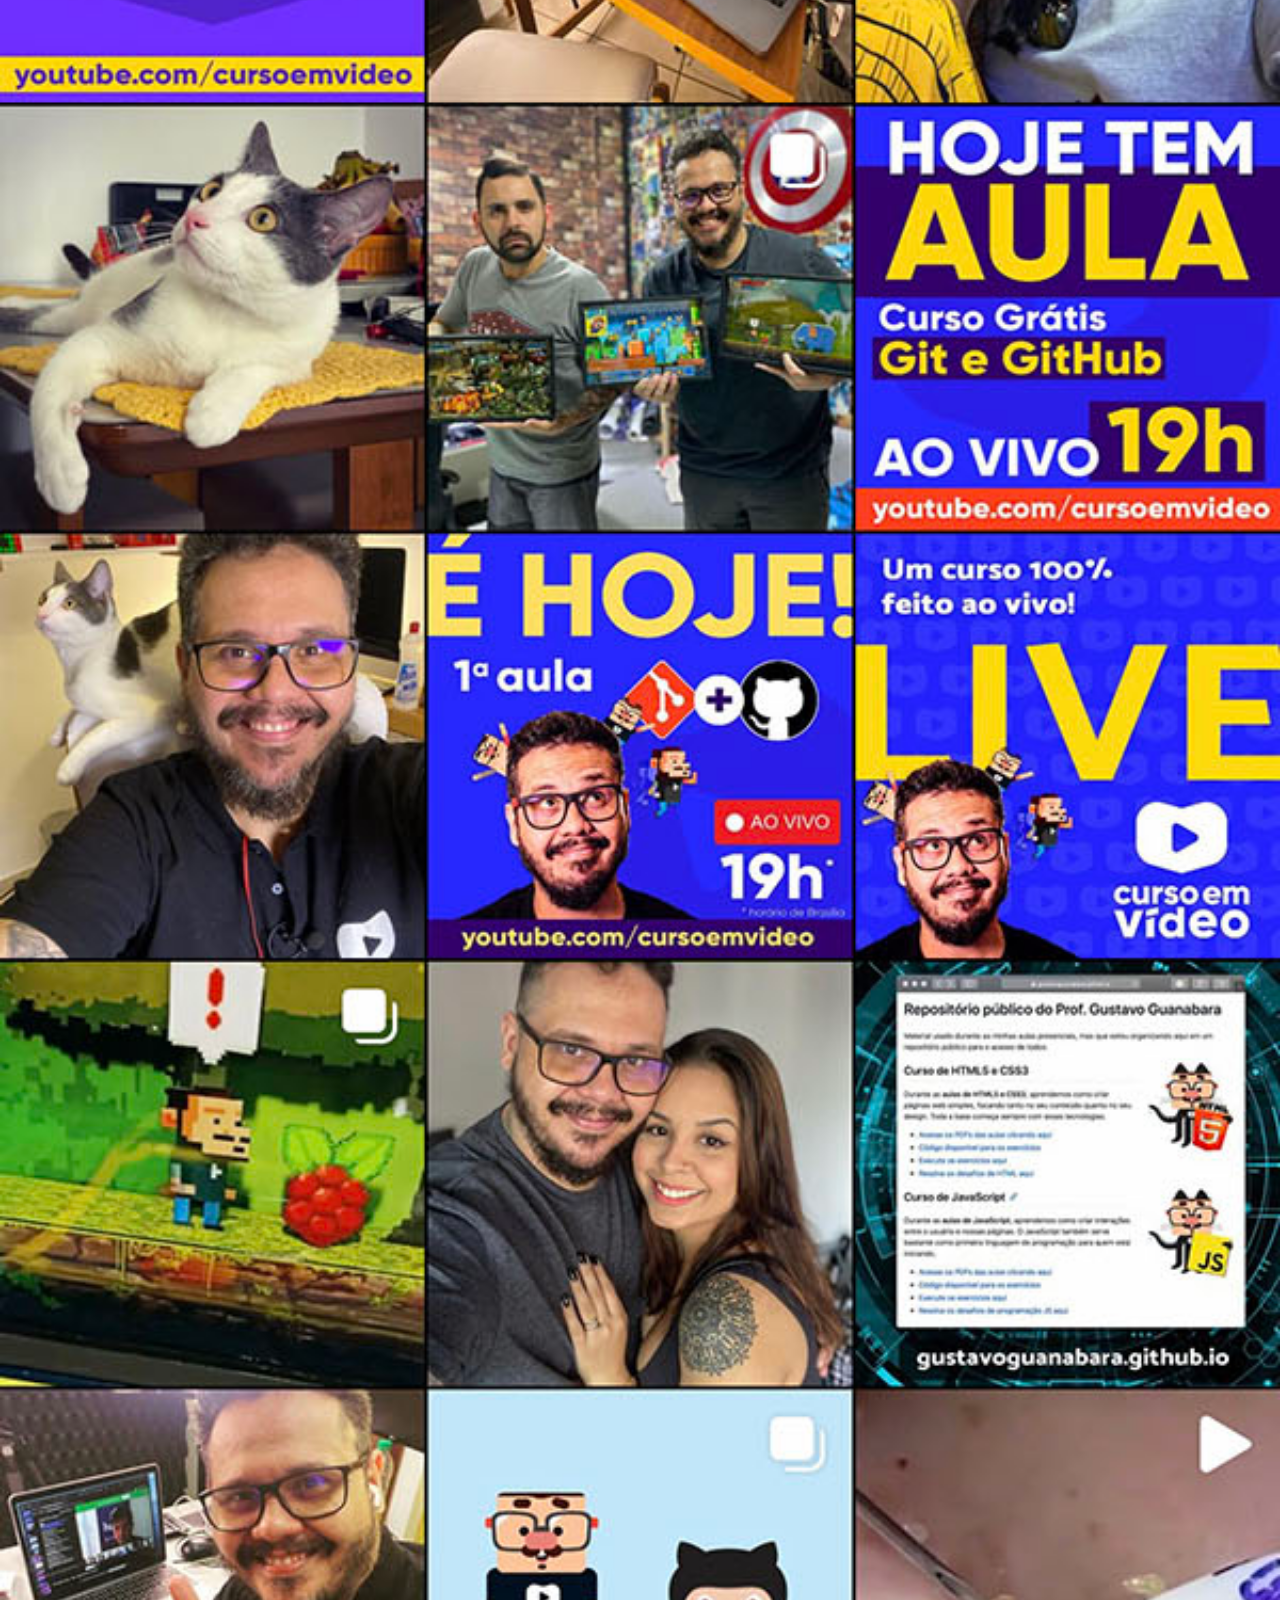
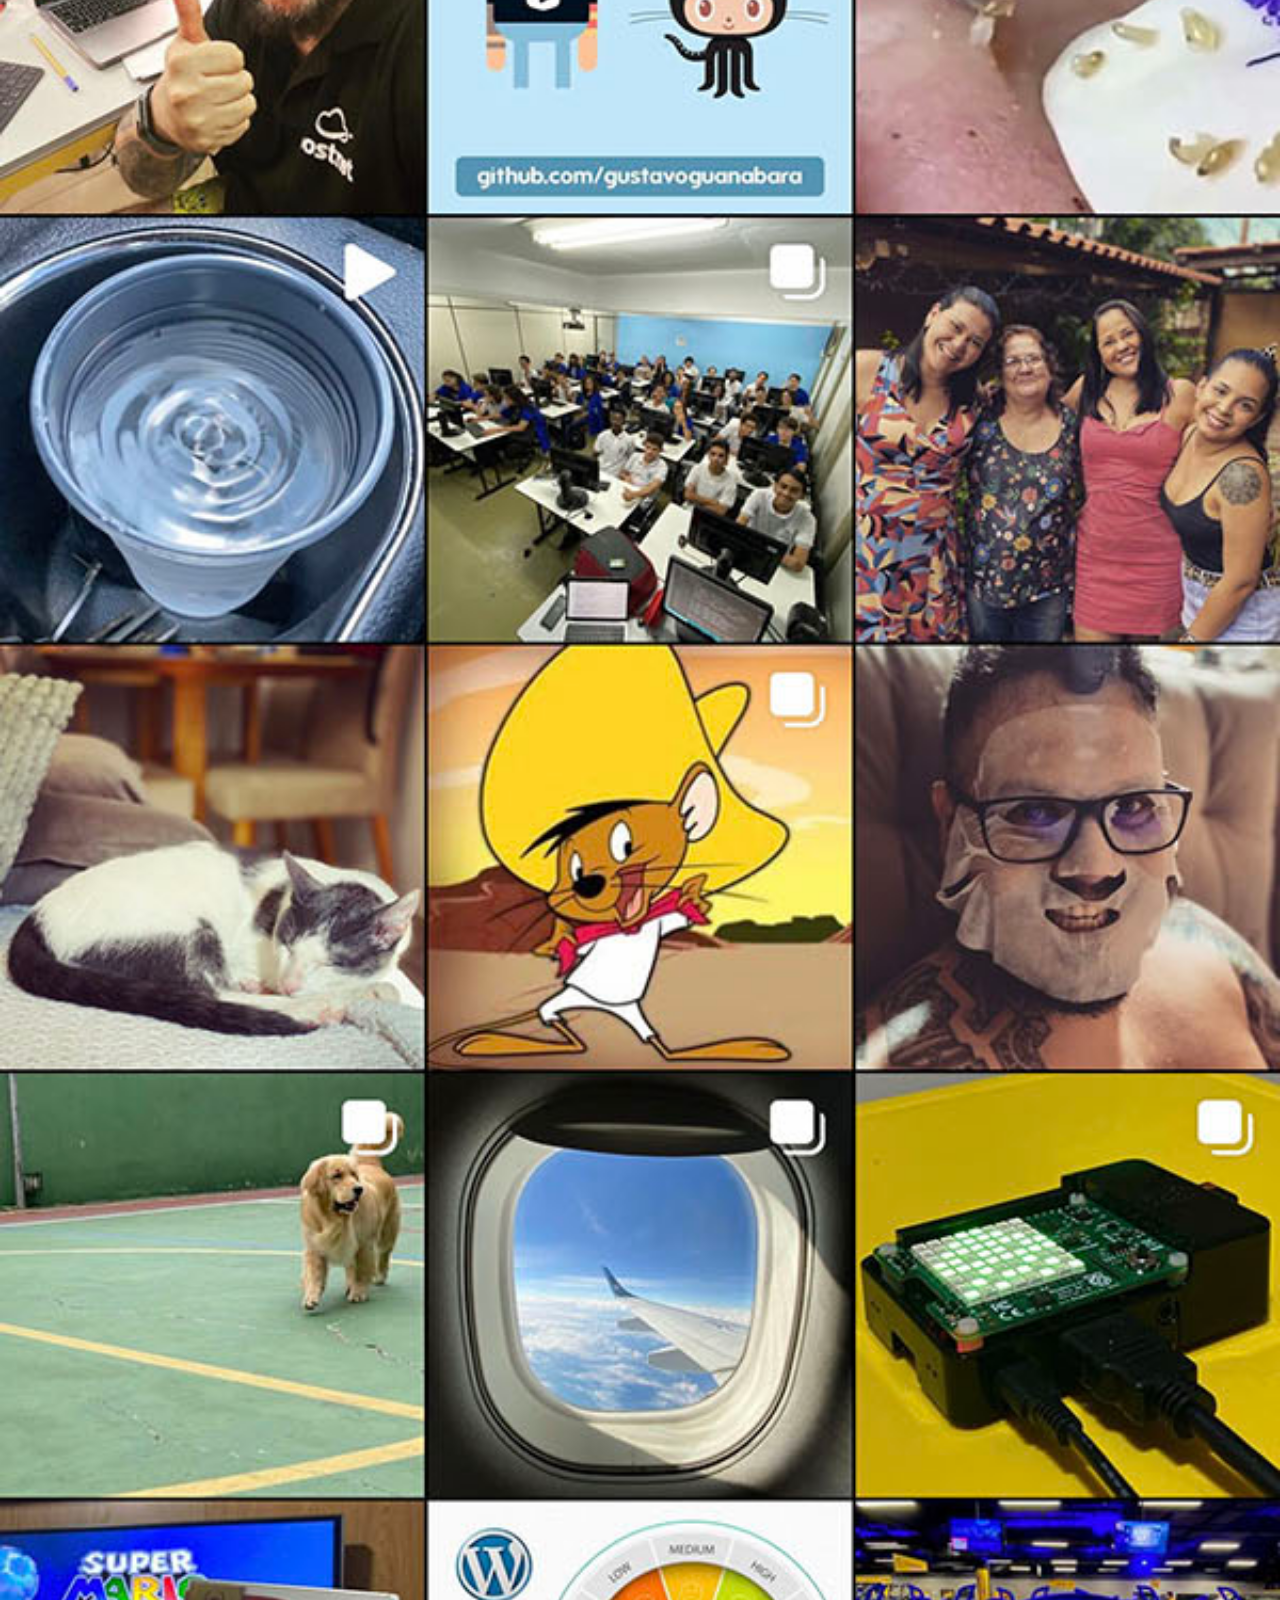
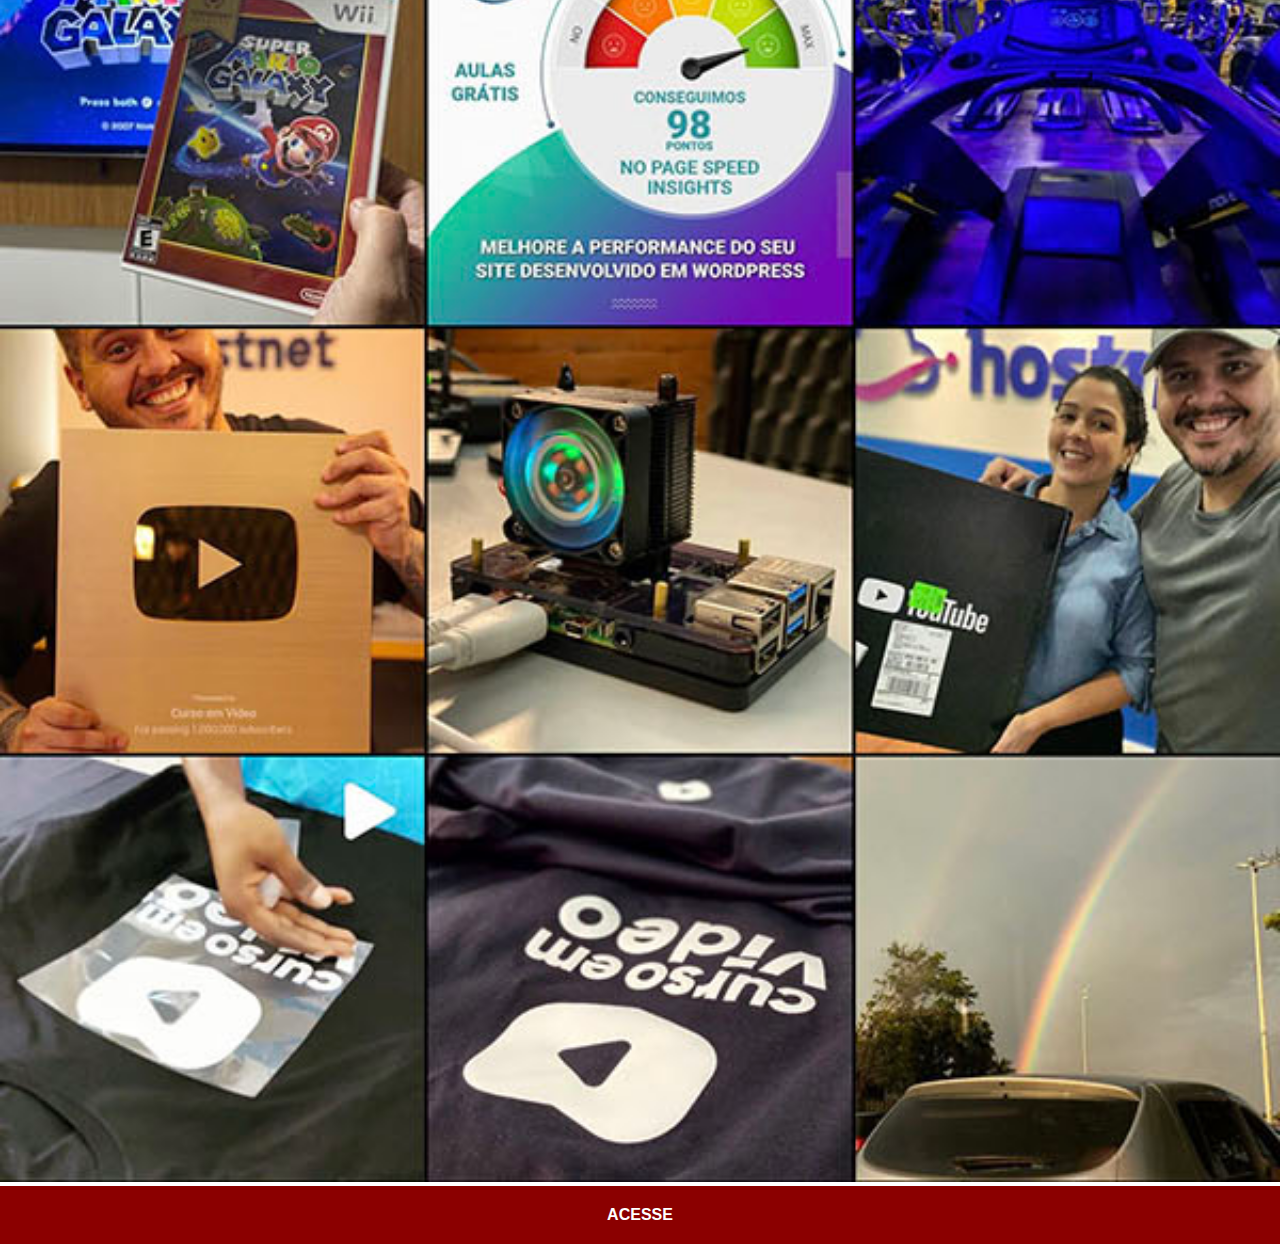
<file: instagram.html>
<!DOCTYPE html>
<html lang="pt-br">
<head>
    <meta charset="UTF-8">
    <meta http-equiv="X-UA-Compatible" content="IE=edge">
    <meta name="viewport" content="width=device-width, initial-scale=1.0">
    <title>Instagram</title>
    <link rel="stylesheet" href="estilos/social.css">
</head>
<body>
    <img src="imagens/tela-instagram.jpg" alt="Instagram">
    <a href="https://www.instagram.com" target="_blank">ACESSE</a>
</body>
</html>
</file>
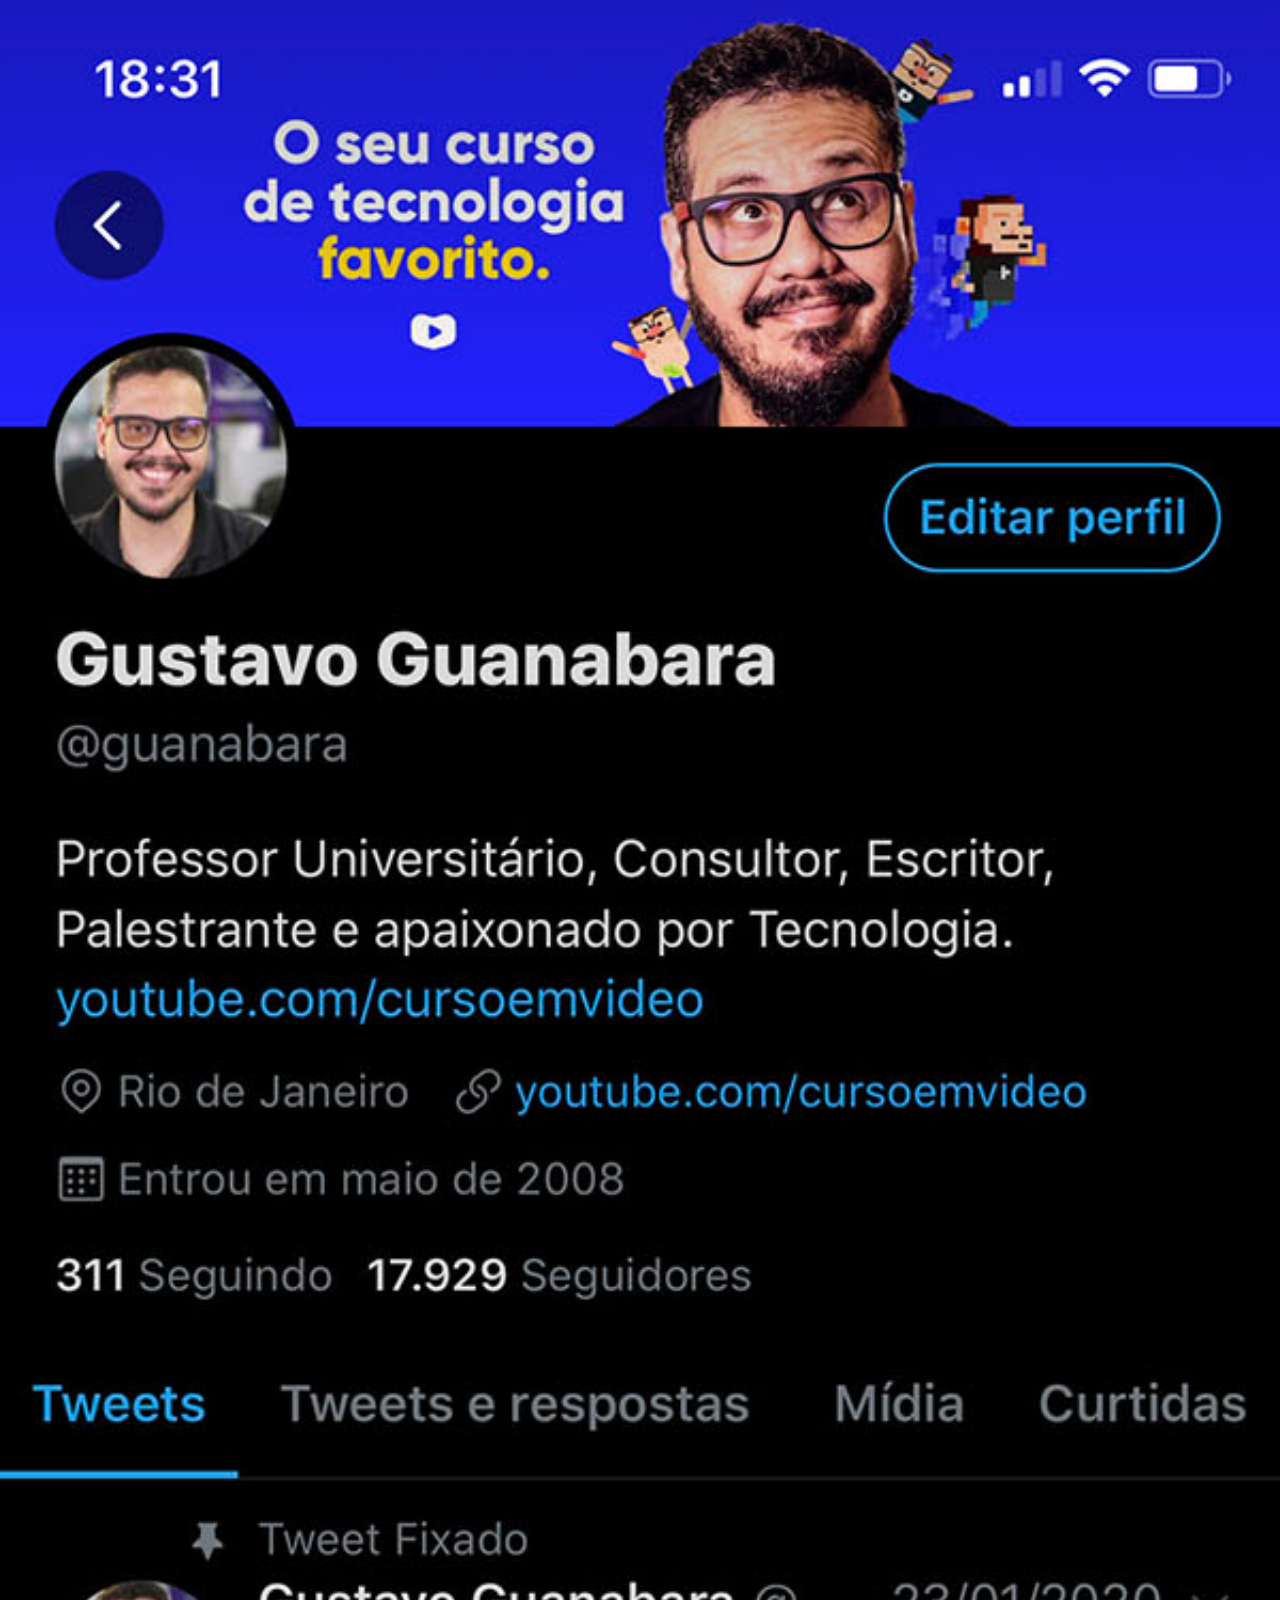
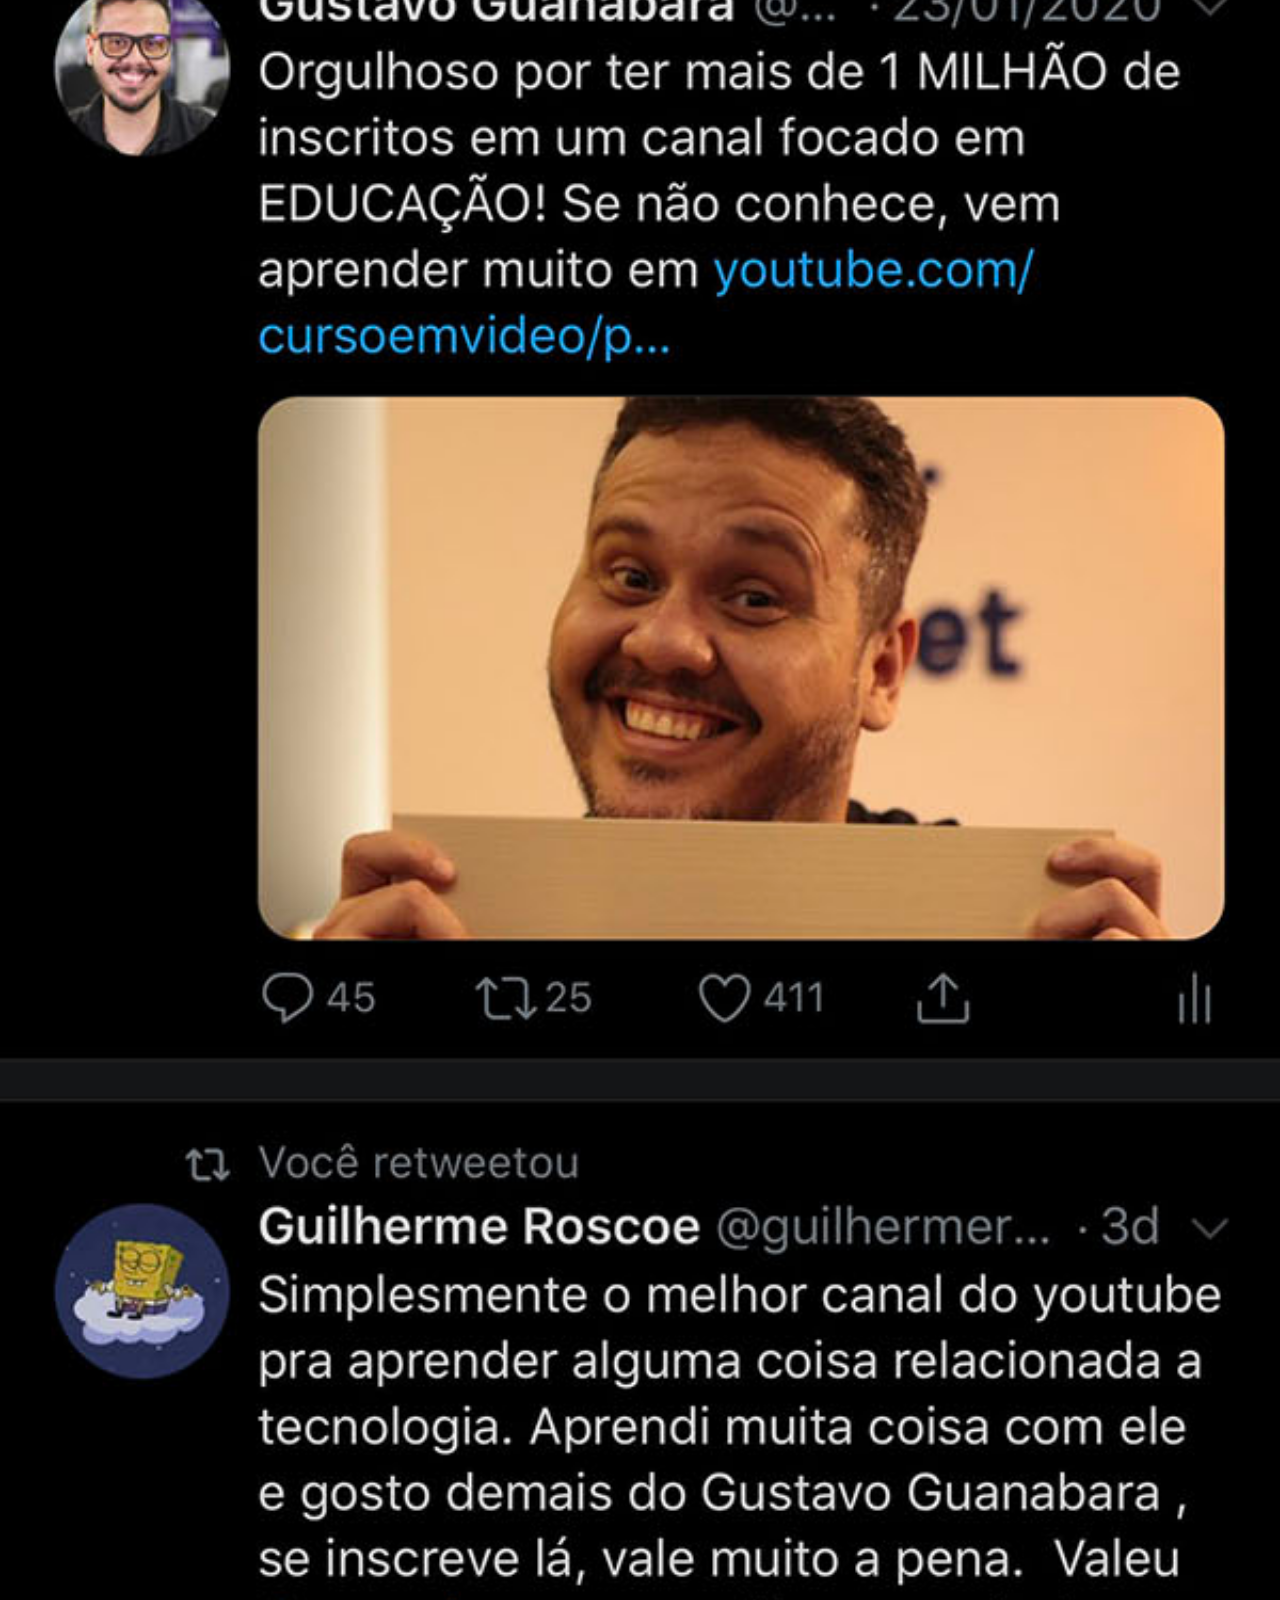
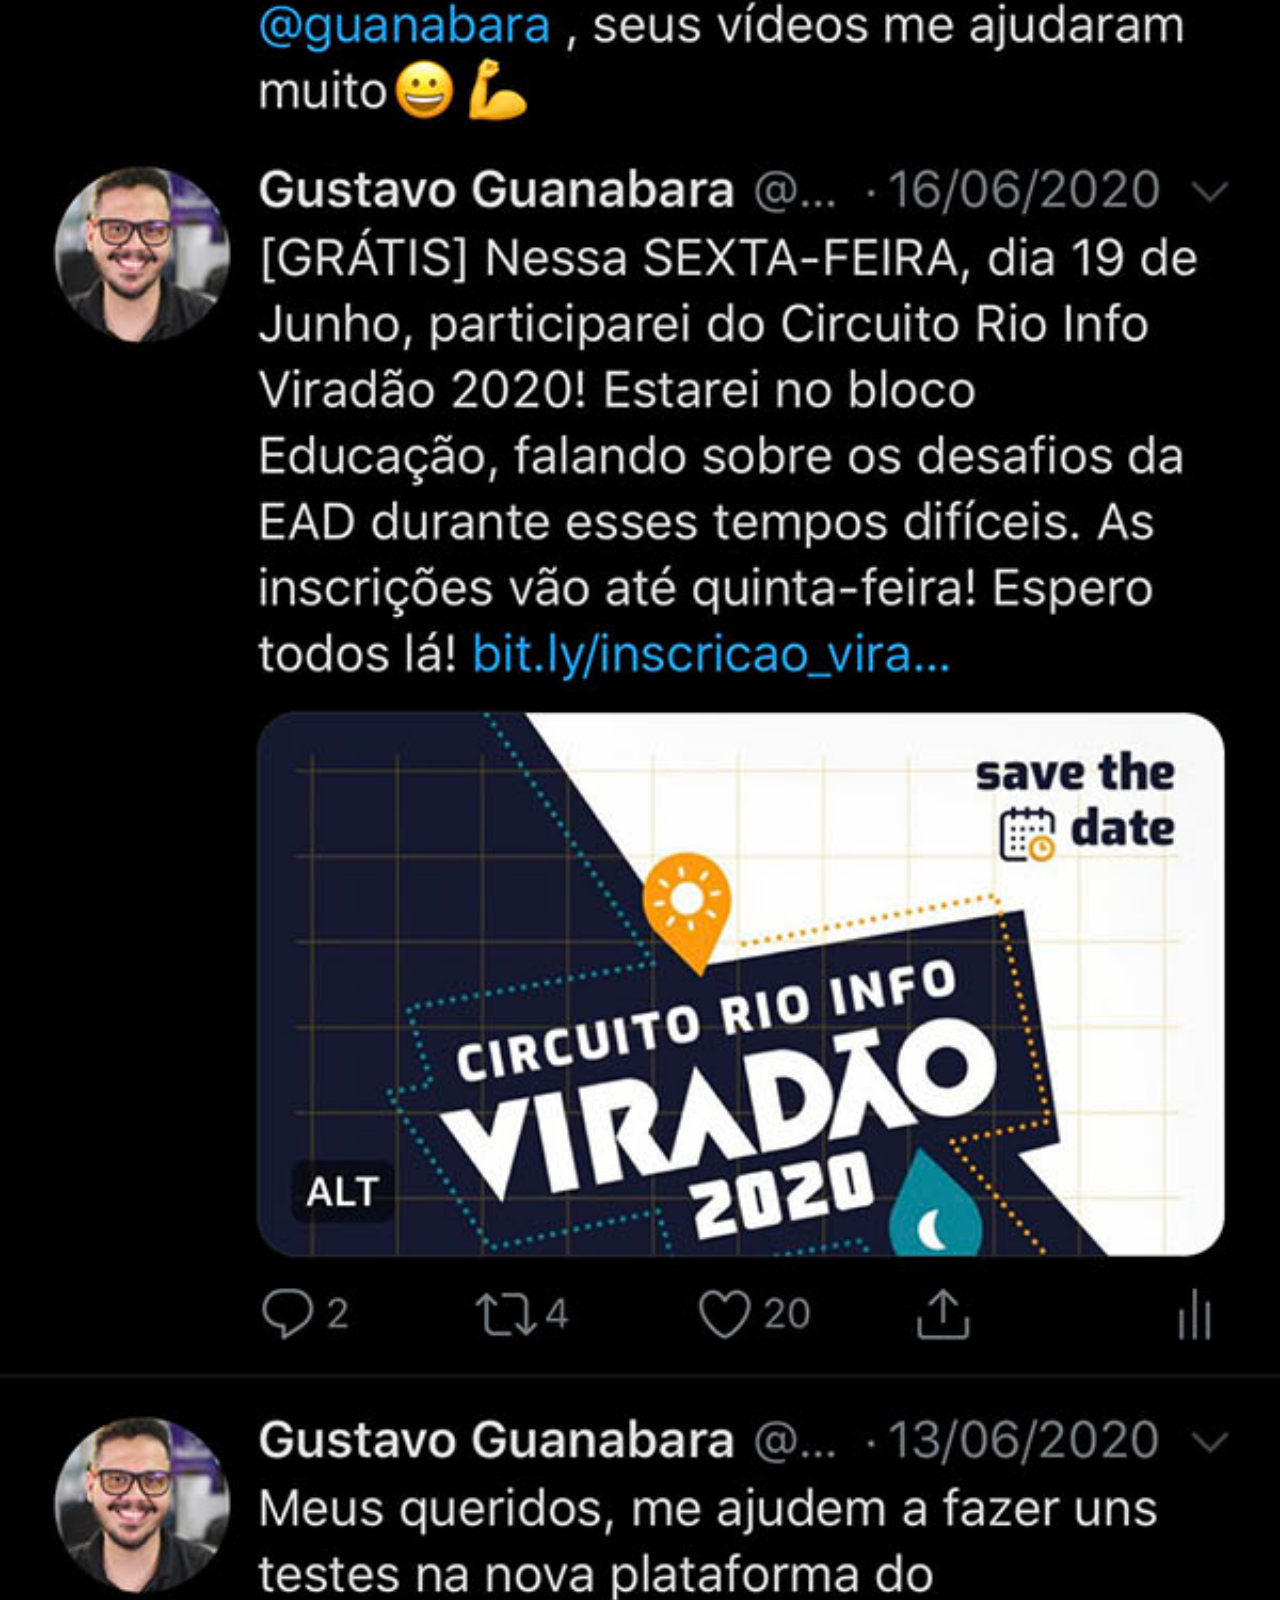
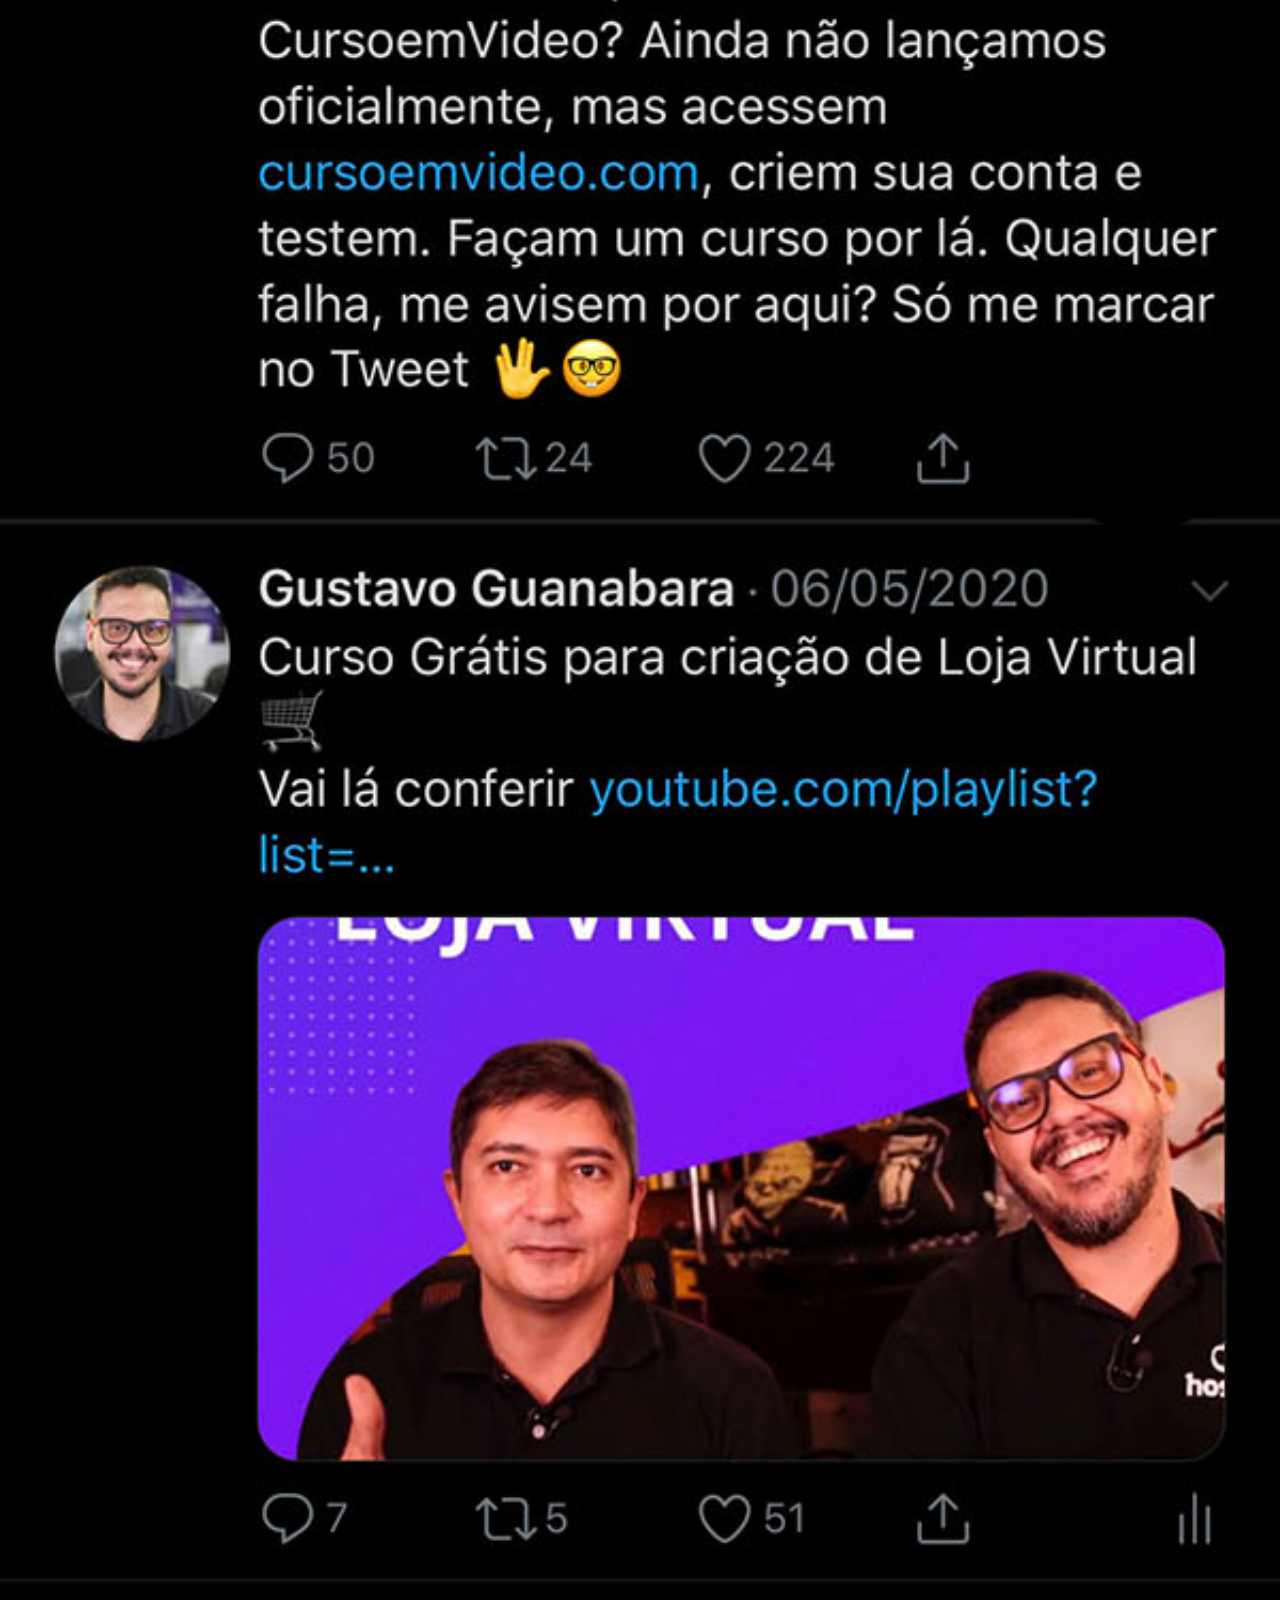
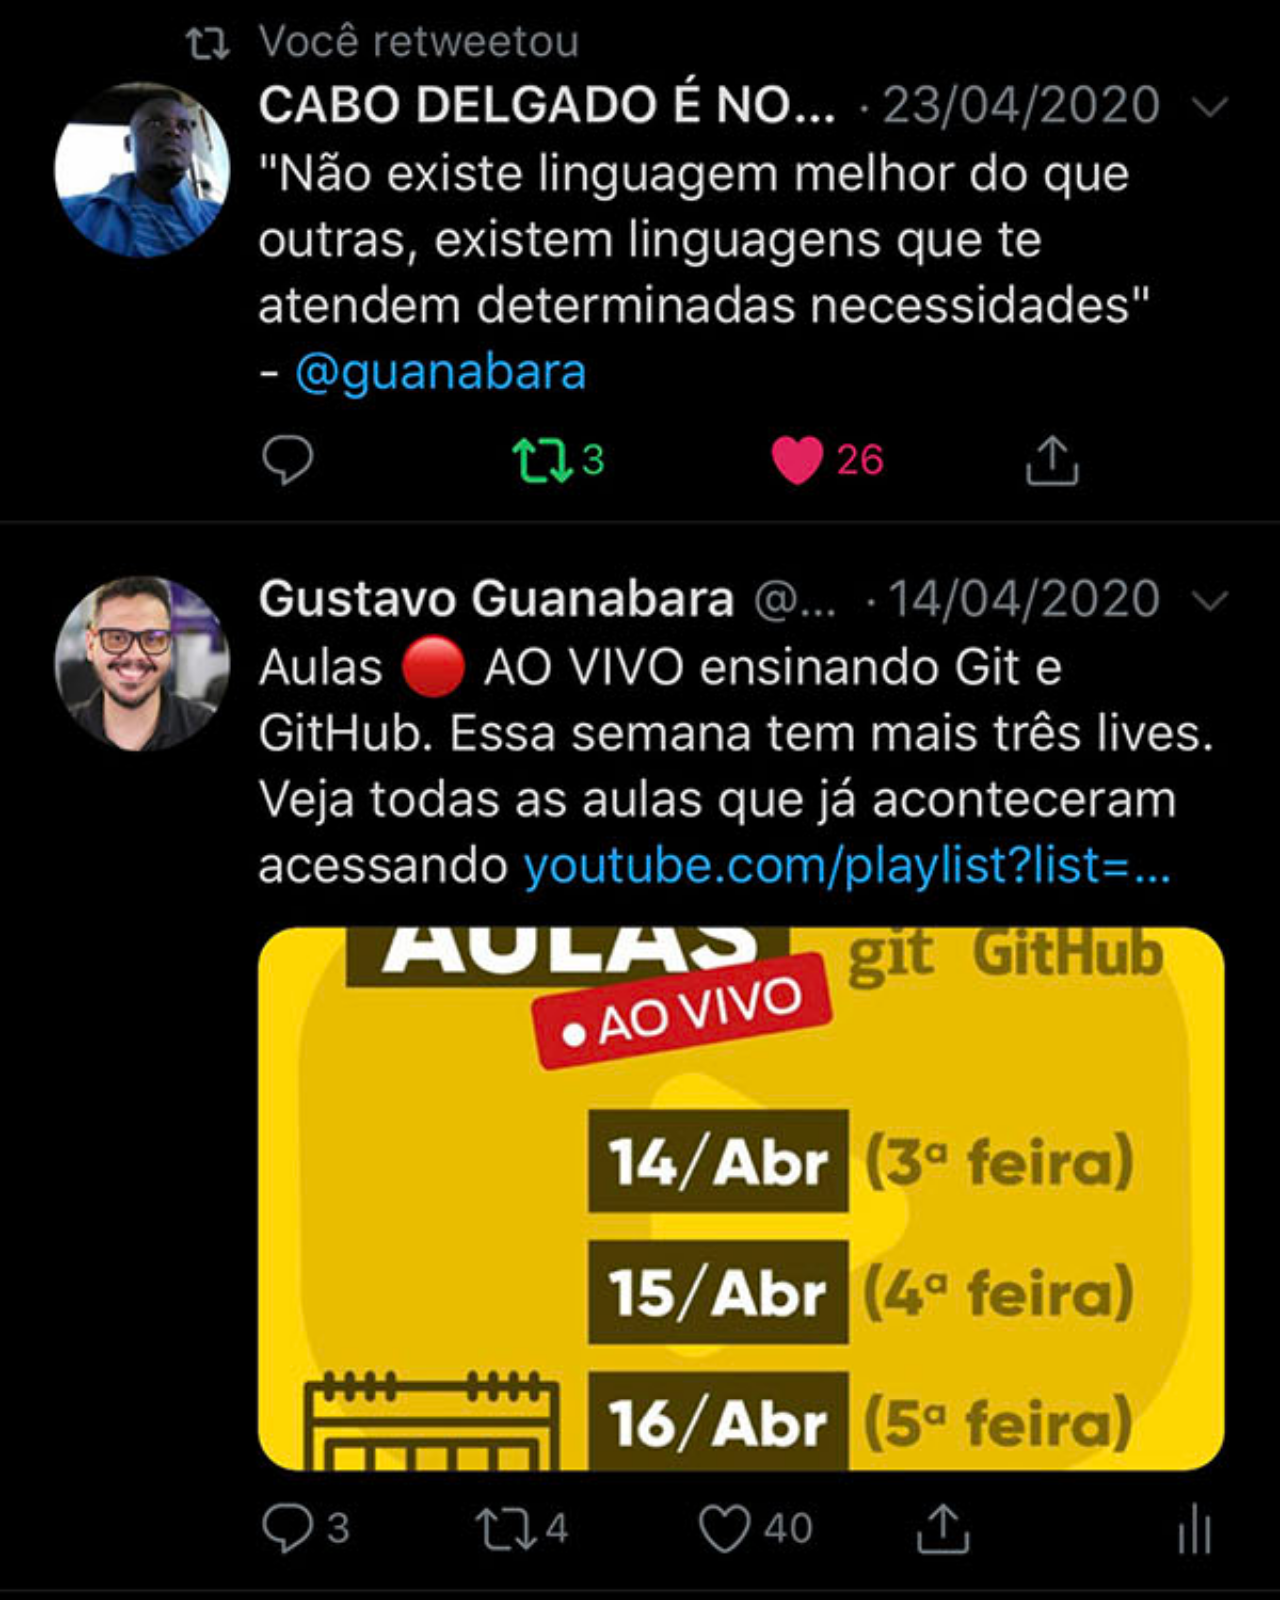
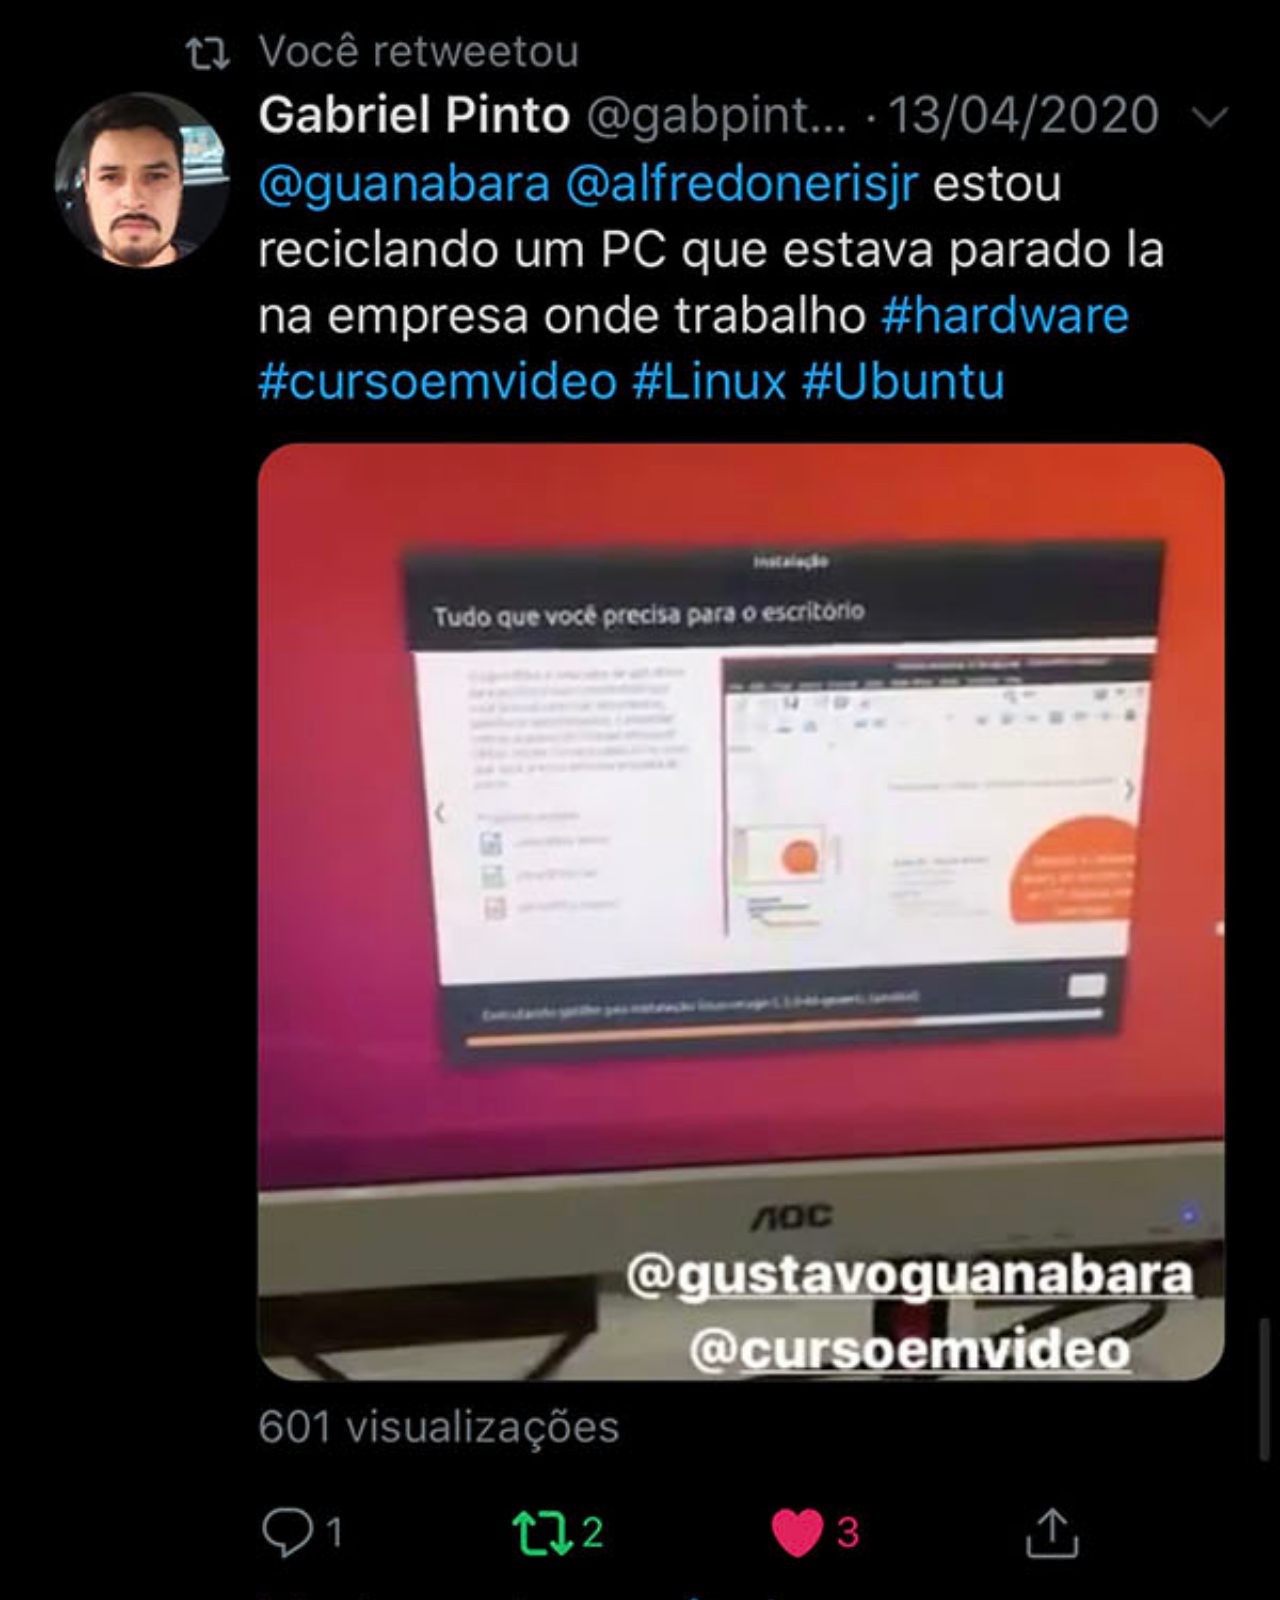
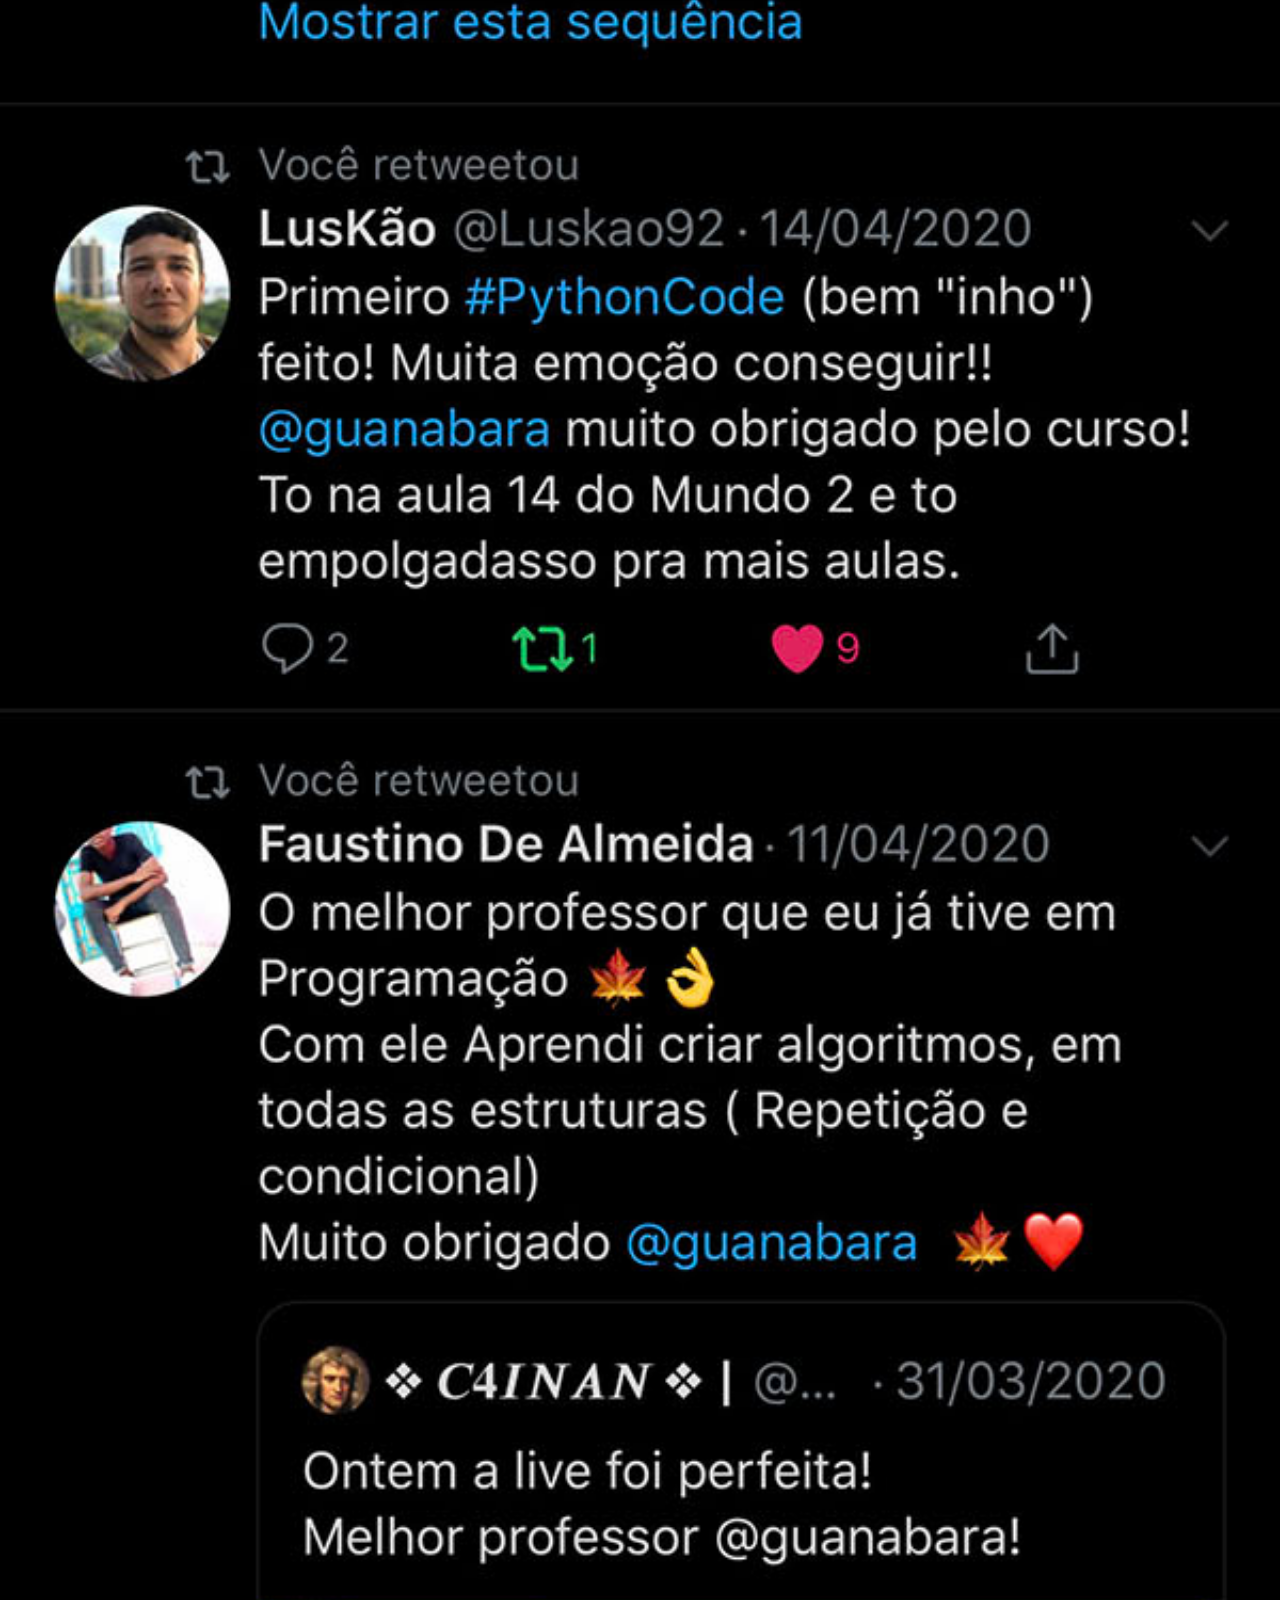
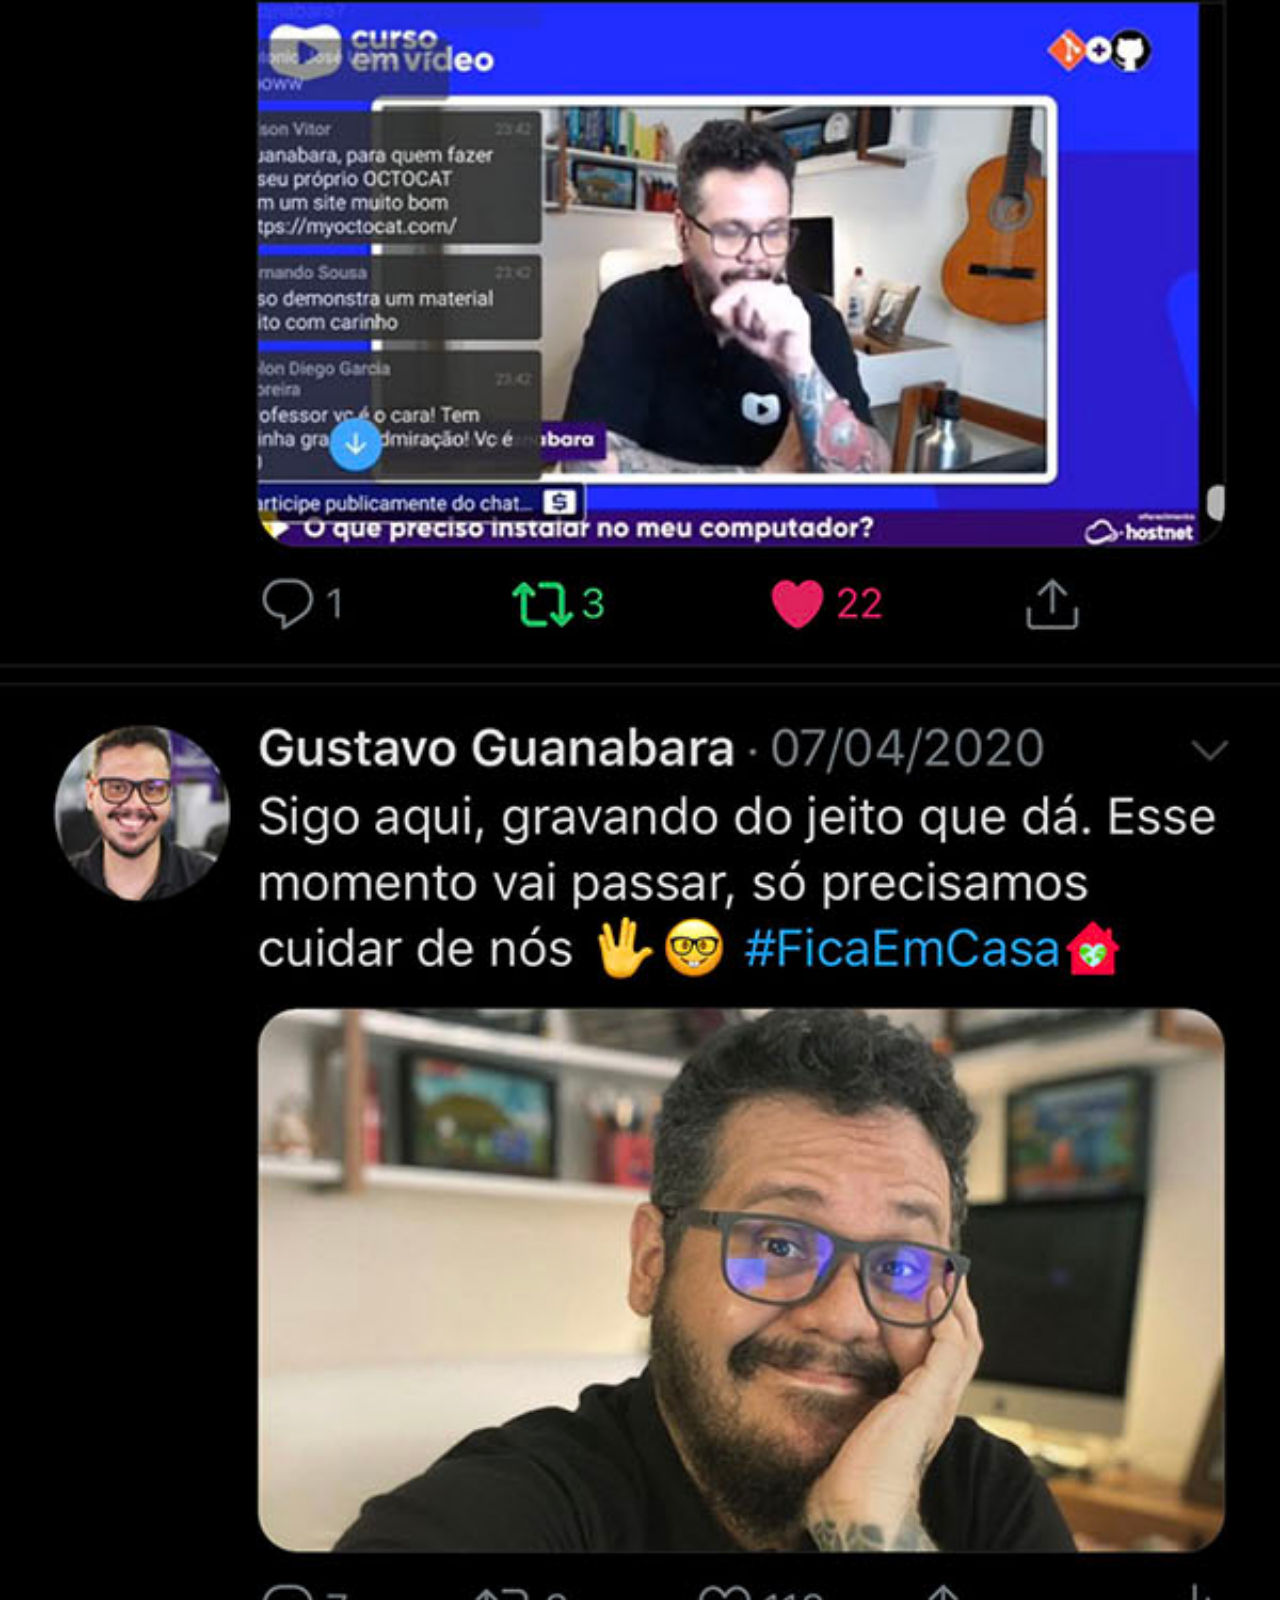
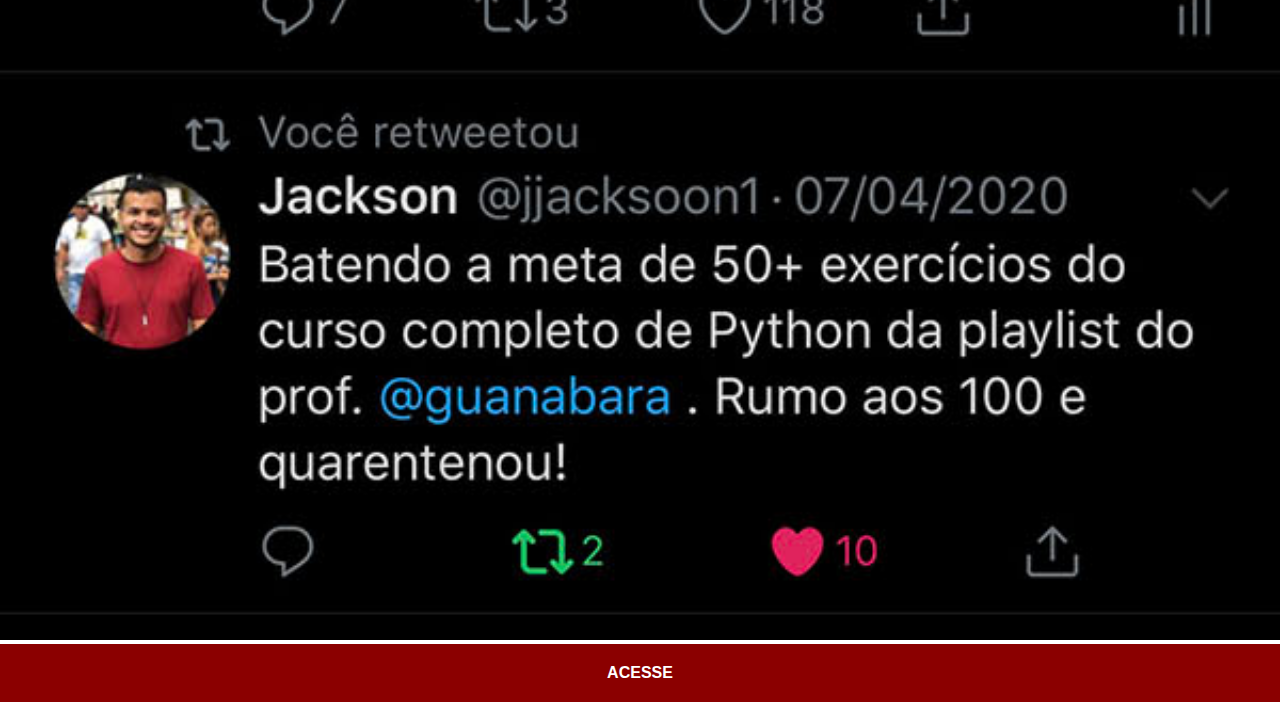
<file: twitter.html>
<!DOCTYPE html>
<html lang="pt-br">
<head>
    <meta charset="UTF-8">
    <meta http-equiv="X-UA-Compatible" content="IE=edge">
    <meta name="viewport" content="width=device-width, initial-scale=1.0">
    <title>Twitter</title>
    <link rel="stylesheet" href="estilos/social.css">
</head>
<body>
    <img src="imagens/tela-twitter.jpg" alt="Twitter">
    <a href="https://www.twitter.com" target="_blank">ACESSE</a>
</body>
</html>
</file>
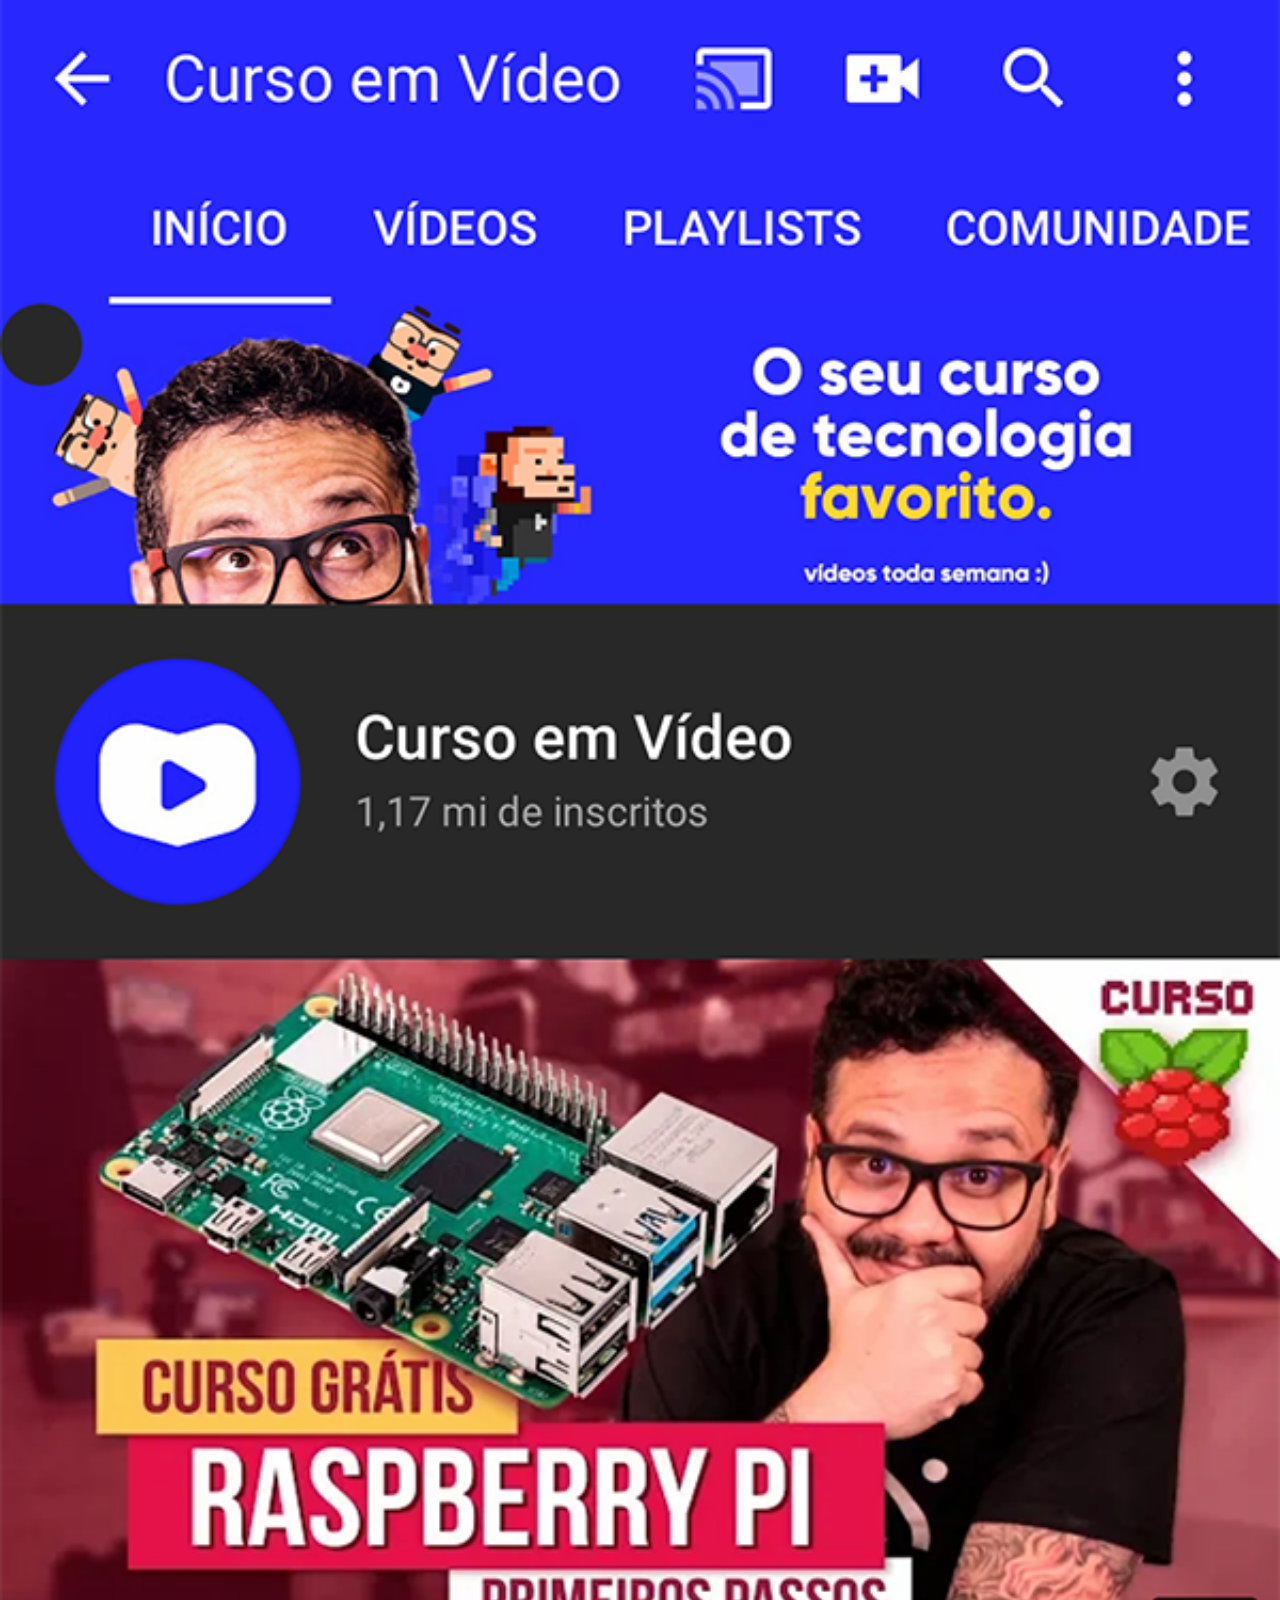
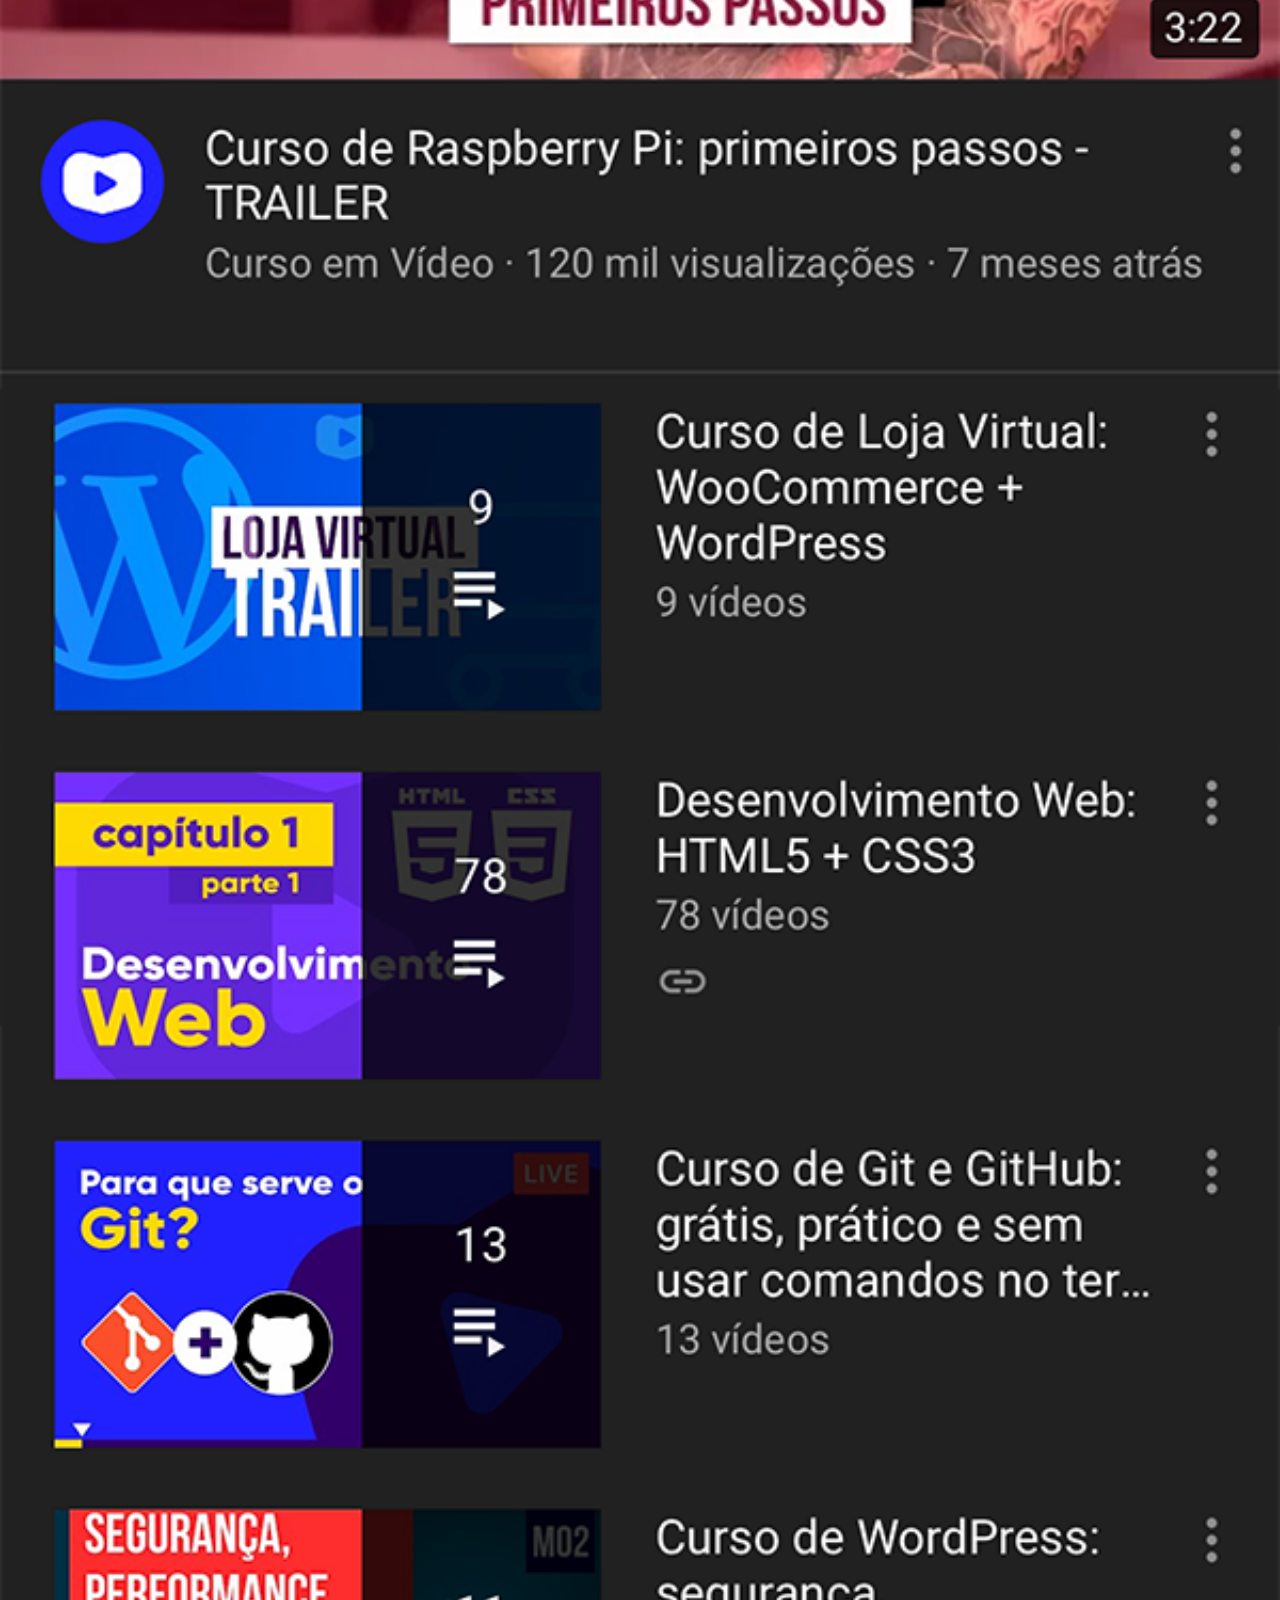
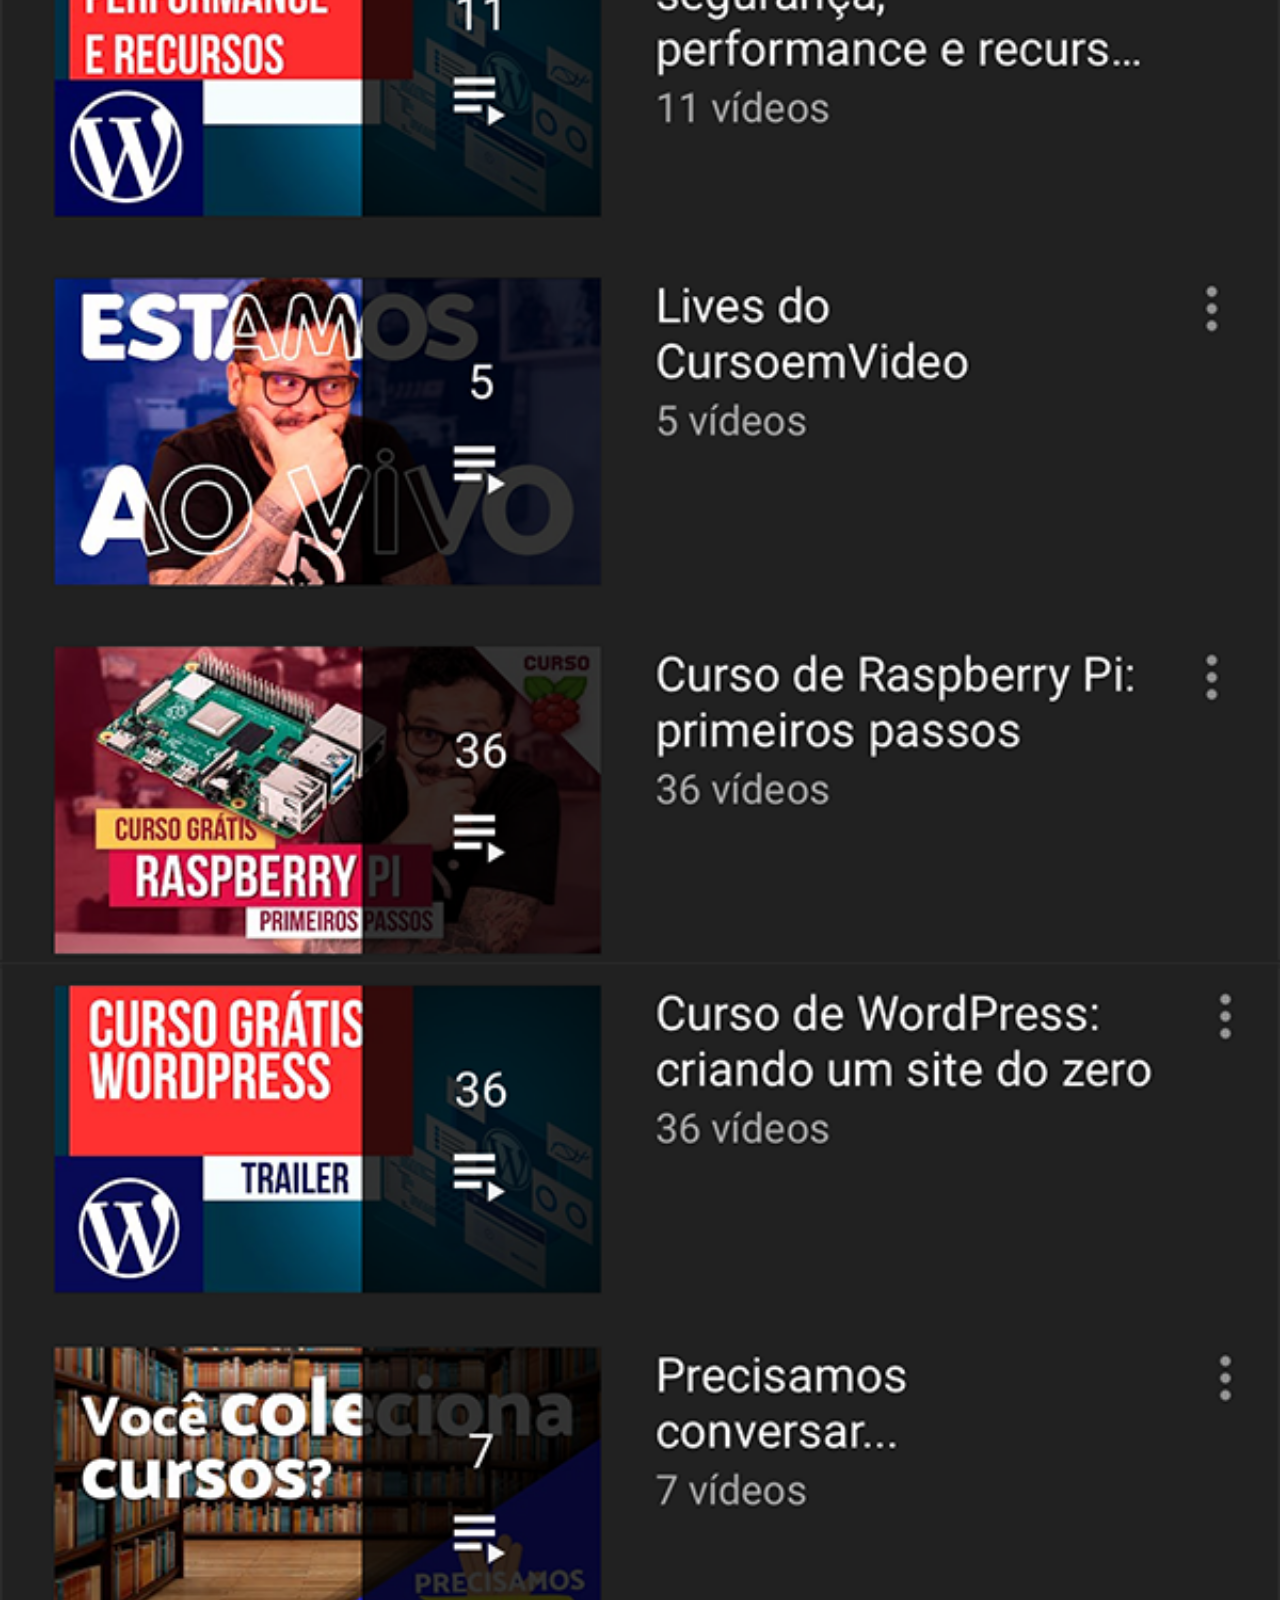
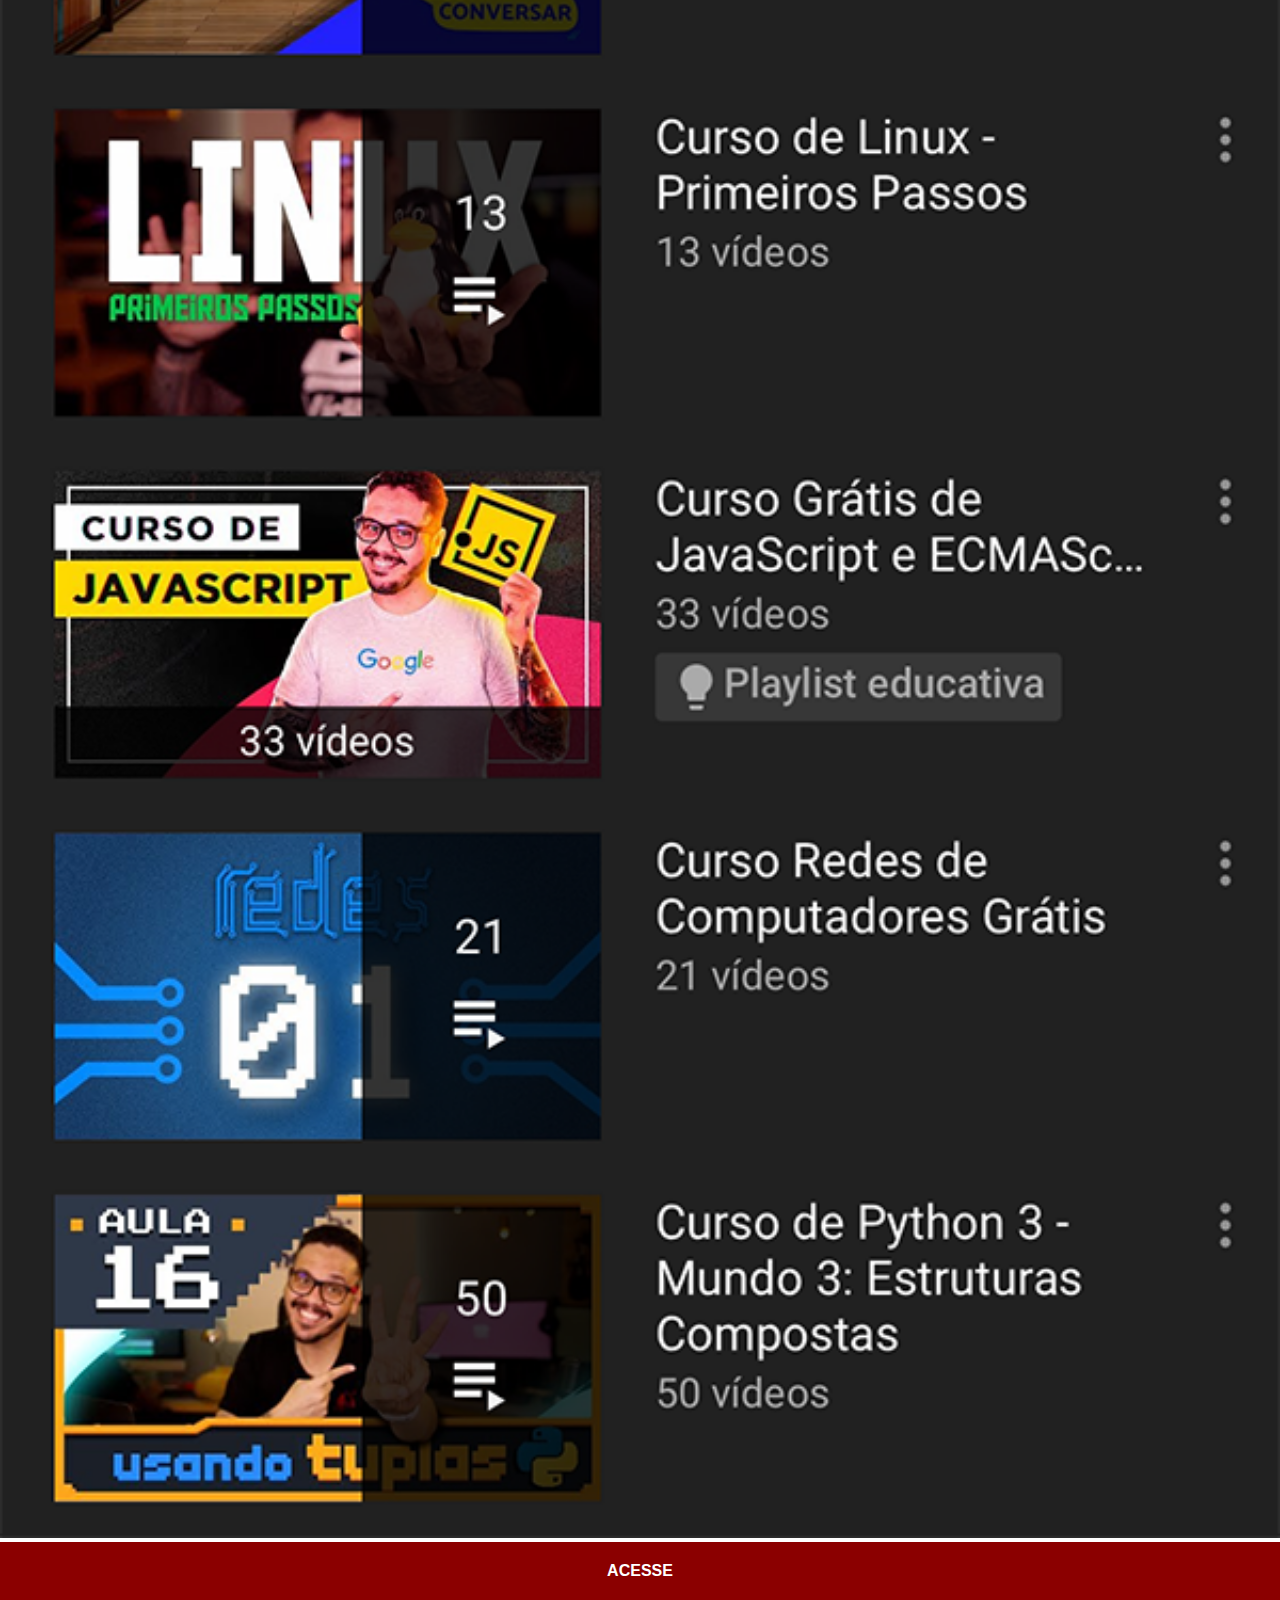
<file: youtube.html>
<!DOCTYPE html>
<html lang="pt-br">
<head>
    <meta charset="UTF-8">
    <meta http-equiv="X-UA-Compatible" content="IE=edge">
    <meta name="viewport" content="width=device-width, initial-scale=1.0">
    <title>Youtube</title>
    <link rel="stylesheet" href="estilos/social.css">
</head>
<body>
    <img src="imagens/tela-youtube.png" alt="Youtube">
    <a href="https://www.youtube.com.br" target="_blank">ACESSE</a>
</body>
</html>
</file>
<file: estilos/style.css>
@charset "UTF-8";

* {
    margin: 0px;
    padding: 0px;
    font-family: Arial, Helvetica, sans-serif;
}

html, body {
    height: 100vh;
    width: 100vw;
    background-color: black;
}

main {
    position: relative;
    height: 100vh;
}


body {
    background: url('../imagens/fundo-madeira.jpg') no-repeat top center;
    background-size: cover;
    background-attachment: fixed;
}

section#telefone {
    position: absolute;
    top: 50%;
    left: 50%;
    transform: translate(-50%, -50%);

    height: 627px;
    width: 311px;
    background-color: blue;

    background: url('../imagens/frame-iphone.png') no-repeat;

}

iframe#tela {
    position: relative;
    top: 80px;
    left: 22px;
    width: 267px;
    height: 471px;
}

section#redes-sociais {
    text-align: right;
}

section#redes-sociais img {
    width: 50px;
    margin: 10px;
    border-radius: 50%;
    box-shadow: 2px 2px 5px rgba(0, 0, 0, 0.397);
    box-sizing: border-box;
}


section#redes-sociais img:hover {
    border: 2px solid rgba(255, 255, 255, 0.589);
    transform: translate(-3px, -3px);
    box-shadow: 5px 5px 10px rgba(0, 0, 0, 0.697);
    transition: transform .3s, border 1s;
}
</file>
<file: estilos/social.css>
@charset "utf-8";

* {
    margin: 0px;
    padding: 0px;
    font-family: Arial, Helvetica, sans-serif;
}

::-webkit-scrollbar {
    width: 0px;
    height: 0px;
}

img {
    width: 100vw;
}

a {
    display: block;
    background-color: darkred;
    color: white;
    padding: 20px;
    text-align: center;
    font-weight: bolder;
    text-decoration: none;
}

a:hover {
    background-color: red;
}
</file>
